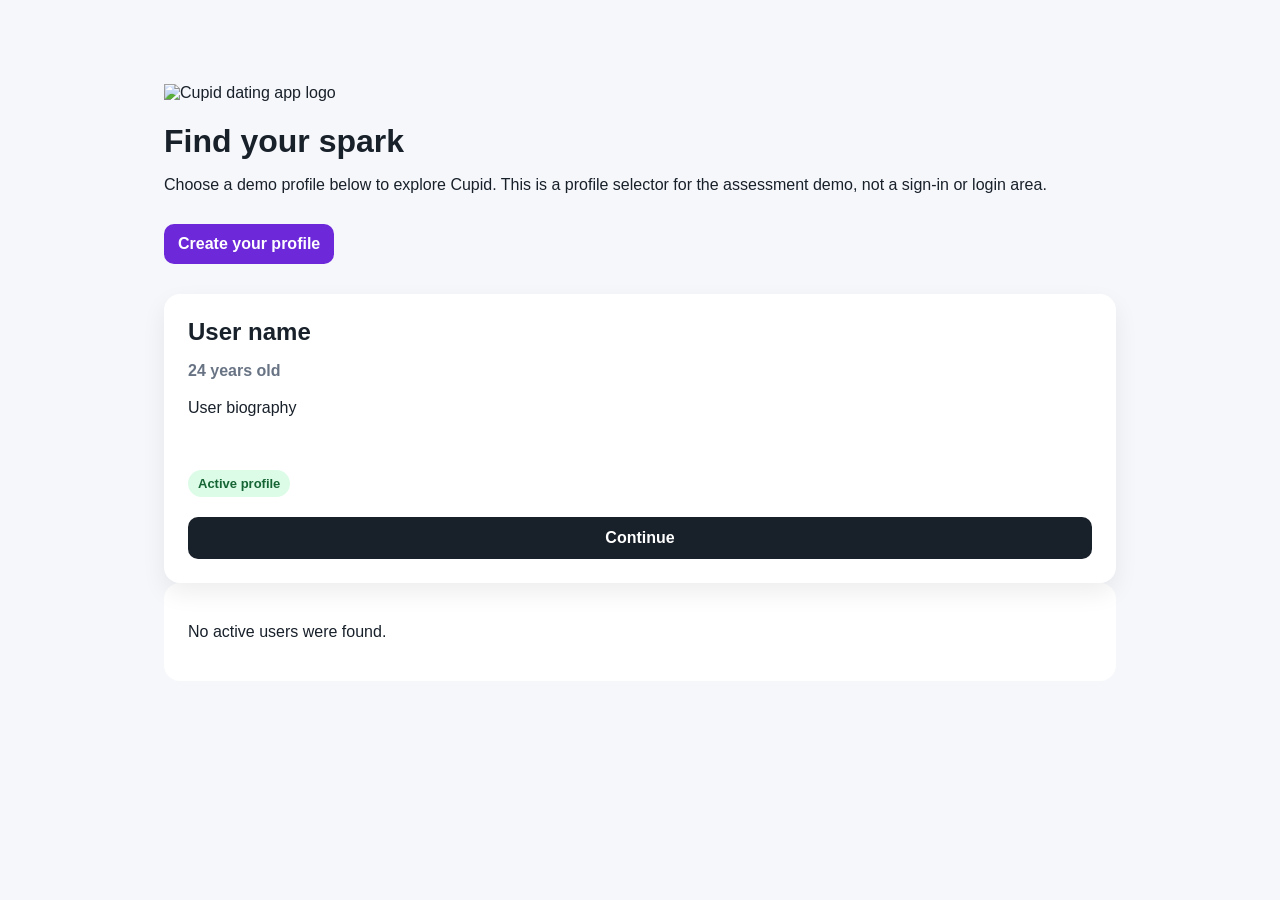
<file: src/main/resources/templates/index.html>
<!DOCTYPE html>
<html lang="en" xmlns:th="http://www.thymeleaf.org">
<head>
    <meta charset="UTF-8">

    <meta
        name="viewport"
        content="width=device-width, initial-scale=1"
    >

    <title>Cupid Matching</title>

    <style>
        * {
            box-sizing: border-box;
        }

        body {
            margin: 0;
            font-family: Arial, sans-serif;
            background: #f6f7fb;
            color: #18202a;
        }

        main {
            max-width: 1000px;
            margin: 60px auto;
            padding: 24px;
        }

        .page-header {
            margin-bottom: 30px;
        }

        .page-header h1 {
            margin-bottom: 10px;
        }

        .status {
            display: inline-block;
            margin-top: 10px;
            padding: 8px 12px;
            border-radius: 999px;
            background: #eef2ff;
            font-weight: 700;
        }

        .user-grid {
            display: grid;
            grid-template-columns:
                repeat(auto-fit, minmax(220px, 1fr));
            gap: 20px;
        }

        .user-card {
            background: white;
            border-radius: 16px;
            padding: 24px;
            box-shadow: 0 10px 25px
                rgba(0, 0, 0, 0.07);
        }

        .user-card h2 {
            margin-top: 0;
            margin-bottom: 8px;
        }

        .age {
            color: #687384;
            font-weight: 700;
        }

        .bio {
            min-height: 48px;
            line-height: 1.5;
        }

        .active-badge {
            display: inline-block;
            margin-top: 10px;
            padding: 6px 10px;
            border-radius: 999px;
            background: #dcfce7;
            color: #166534;
            font-size: 13px;
            font-weight: 700;
        }

        .empty-state {
            background: white;
            border-radius: 16px;
            padding: 24px;
        }

        .continue-button {
            display: block;
            margin-top: 20px;
            padding: 12px 16px;
            border-radius: 10px;
            background: #18202a;
            color: white;
            text-align: center;
            text-decoration: none;
            font-weight: 700;
        }

        .continue-button:hover {
            background: #303a47;
        }

        .user-actions {
            display: grid;
            gap: 10px;
            margin-top: 20px;
        }

        .user-actions .continue-button {
            margin-top: 0;
        }

        .matches-button {
            display: block;
            padding: 12px 16px;
            border: 1px solid #18202a;
            border-radius: 10px;
            color: #18202a;
            text-align: center;
            text-decoration: none;
            font-weight: 700;
        }

        .matches-button:hover {
            background: #f2f4f7;
        }

        .history-button {
            display: block;
            padding: 12px 16px;
            border: 1px solid #667085;
            border-radius: 10px;
            color: #344054;
            text-align: center;
            text-decoration: none;
            font-weight: 700;
        }

        .history-button:hover {
            background: #f2f4f7;
        }

        .profile-button {
            display: block;
            padding: 12px 16px;
            border: 1px solid #7c3aed;
            border-radius: 10px;
            color: #6d28d9;
            text-align: center;
            text-decoration: none;
            font-weight: 700;
        }

        .profile-button:hover {
            background: #f5f3ff;
        }

        .create-profile-link {
            display: inline-block;
            margin-top: 14px;
            color: #ffffff;
            background: #6d28d9;
            border-radius: 10px;
            padding: 11px 14px;
            text-decoration: none;
            font-weight: 700;
        }
    </style>
    <link rel="stylesheet" th:href="@{/css/cupid.css}">
</head>

<body class="home-page">
<main>
    <header class="page-header">
        <a class="home-brand-logo" th:href="@{/}" aria-label="Cupid home">
            <img th:src="@{/images/cupid-logo.png}" alt="Cupid dating app logo">
        </a>
        <h1>Find your spark</h1>

        <p class="demo-selector-note">
            Choose a demo profile below to explore Cupid. This is a profile
            selector for the assessment demo, not a sign-in or login area.
        </p>

        <a class="create-profile-link" th:href="@{/profiles/new}">
            Create your profile
        </a>
    </header>

    <section
        class="user-grid"
        th:unless="${#lists.isEmpty(users)}"
    >
        <article
            class="user-card"
            th:each="user : ${users}"
        >
            <h2 th:text="${user.displayName}">
                User name
            </h2>

            <p
                class="age"
                th:text="|${user.age} years old|"
            >
                24 years old
            </p>

            <p
                class="bio"
                th:text="${user.bio}"
            >
                User biography
            </p>

            <span class="active-badge">
                Active profile
            </span>
            <div class="user-actions">

            <a
                class="continue-button"
                th:href="@{/discover(userId=${user.id})}"
                th:text="|Continue as ${user.displayName}|"
            >
                Continue
            </a>
            </div>

        </article>
    </section>

    <section
        class="empty-state"
        th:if="${#lists.isEmpty(users)}"
    >
        <p>No active users were found.</p>
    </section>
</main>
</body>
</html>
</file>
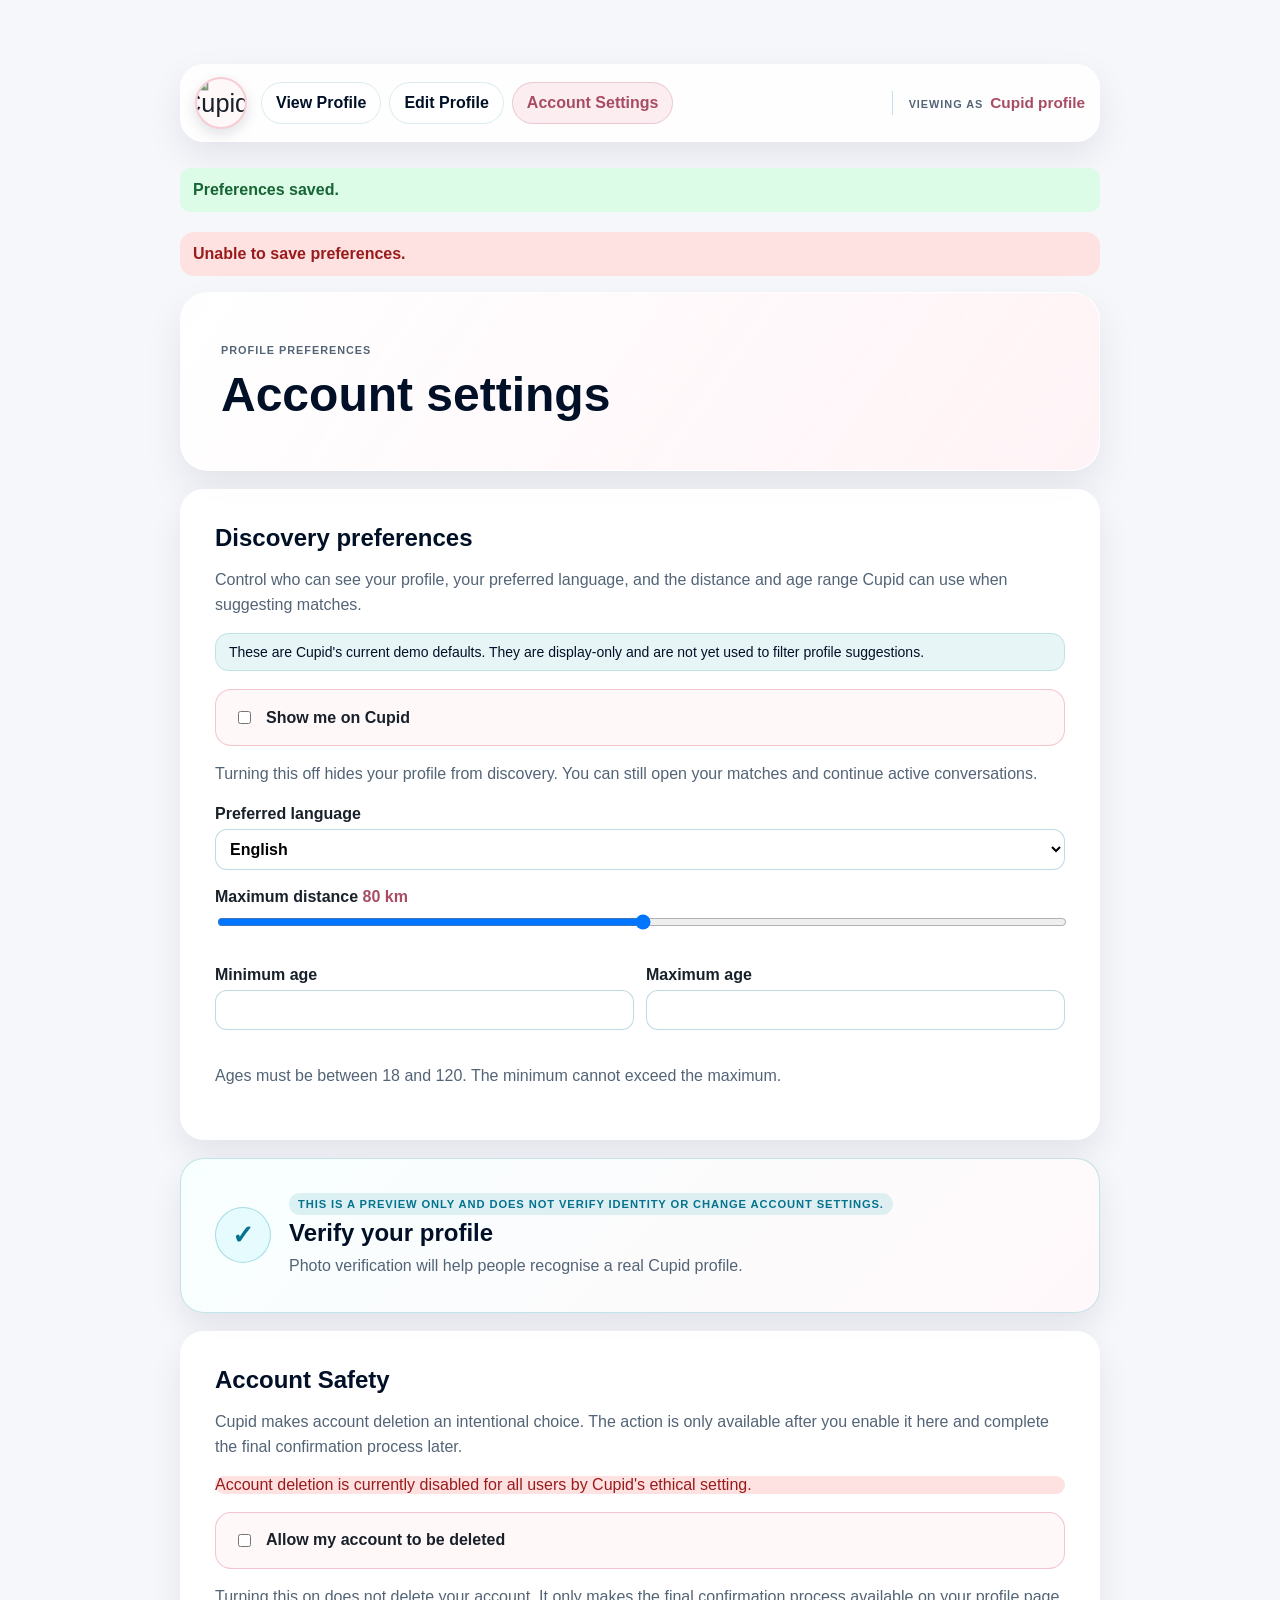
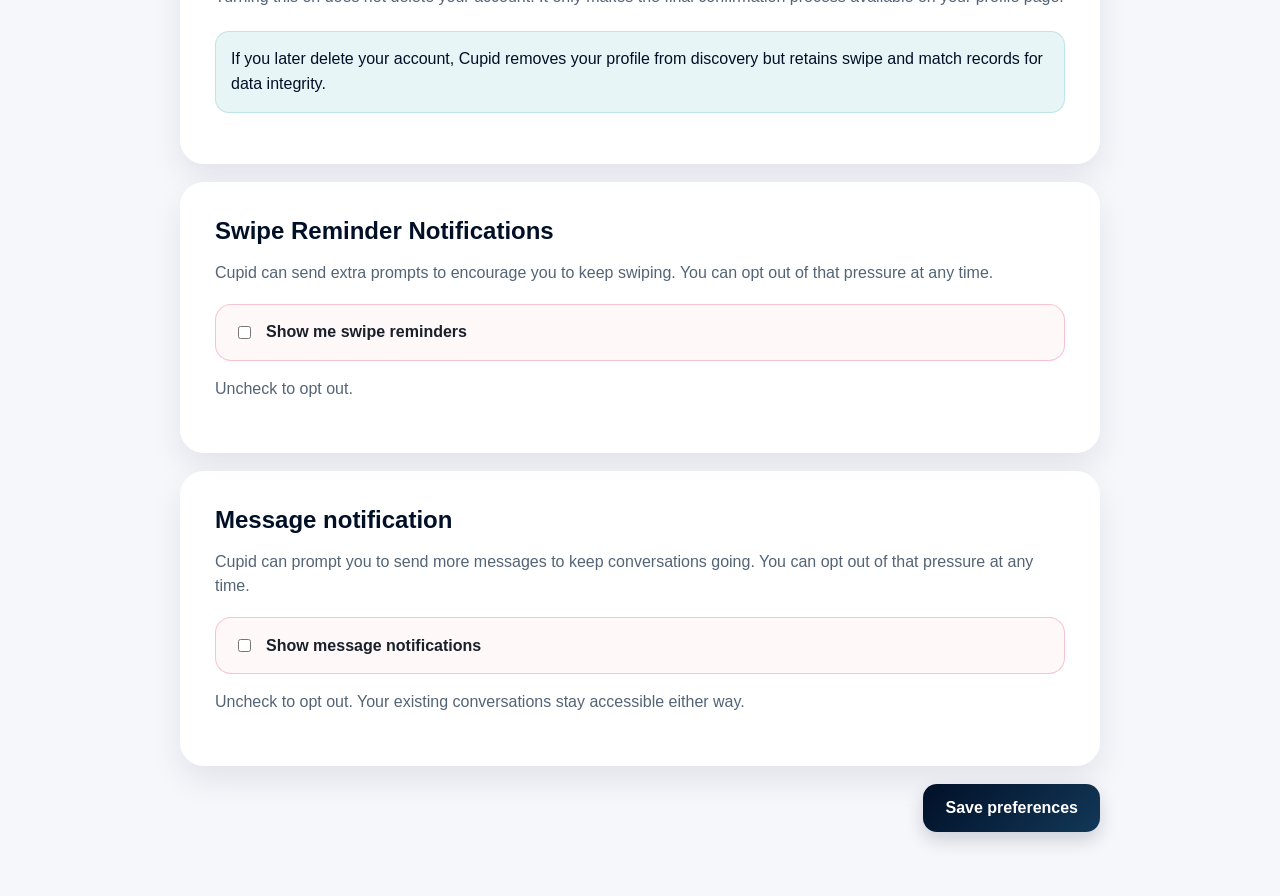
<file: src/main/resources/templates/account-settings.html>
<!DOCTYPE html>
<html lang="en" xmlns:th="http://www.thymeleaf.org">
<head>
    <meta charset="UTF-8">
    <meta name="viewport" content="width=device-width, initial-scale=1">
    <title>Account settings | Cupid</title>
    <style>
        * { box-sizing: border-box; }
        body {
            margin: 0;
            font-family: Arial, sans-serif;
            background: #f6f7fb;
            color: #18202a;
        }
        main {
            max-width: 680px;
            margin: 40px auto;
            padding: 24px;
        }
        .back-link {
            color: #344054;
            font-weight: 700;
            text-decoration: none;
        }
        .card {
            margin-top: 24px;
            padding: 30px;
            background: #ffffff;
            border-radius: 18px;
            box-shadow: 0 10px 25px rgba(0, 0, 0, 0.08);
        }
        .card h2 {
            margin-top: 0;
            margin-bottom: 6px;
        }
        .setting-option {
            display: flex;
            gap: 12px;
            align-items: flex-start;
            margin: 20px 0 10px;
            padding: 18px;
            border: 1px solid #efd3da;
            border-radius: 12px;
            font-weight: 700;
        }
        .setting-option input[type="checkbox"] {
            width: auto;
            margin-top: 3px;
        }
        .hint, .safety-note { line-height: 1.55; }
        .hint { color: #667085; }
        .safety-note {
            margin-top: 22px;
            padding: 15px;
            border-radius: 12px;
            background: #fff1f3;
        }
        .message {
            margin-top: 20px;
            padding: 13px;
            border-radius: 10px;
            font-weight: 700;
        }
        .success-message { background: #dcfce7; color: #166534; }
        .error-message { background: #fee2e2; color: #991b1b; }
        .info-message {
            background: #eef4ff;
            color: #1e3a8a;
            margin-top: 12px;
            padding: 10px 13px;
            border-radius: 8px;
            font-size: 14px;
        }
        .save-button {
            width: 100%;
            margin-top: 20px;
            padding: 13px;
            border: 0;
            border-radius: 10px;
            background: #18202a;
            color: #ffffff;
            font: inherit;
            font-weight: 700;
            cursor: pointer;
        }
        .preference-field {
            display: block;
            margin: 18px 0;
            font-weight: 700;
        }
        .preference-field input[type="number"],
        .preference-field select {
            display: block;
            width: 100%;
            margin-top: 6px;
            padding: 10px;
            border-radius: 8px;
            border: 1px solid #d0d5dd;
            font: inherit;
            background: #ffffff;
        }
        .preference-field input[type="range"] {
            display: block;
            width: 100%;
            margin-top: 8px;
        }
        .range-value {
            font-weight: 700;
            color: #b02a5b;
        }
        .age-range-row {
            display: flex;
            gap: 12px;
        }
        .age-range-row .preference-field {
            flex: 1;
        }
    </style>
    <link rel="stylesheet" th:href="@{/css/cupid.css}">
    <style>
        .settings-page main {
            width: min(calc(100% - 48px), 920px);
            max-width: 920px;
            margin: clamp(28px, 5vw, 64px) auto;
            padding: 0;
        }
        .settings-page .top-navigation {
            display: flex;
            align-items: center;
            gap: 14px;
            margin-bottom: 26px;
            padding: 12px 14px;
            border: 1px solid rgba(255, 255, 255, 0.92);
            border-radius: 24px;
            background: rgba(255, 255, 255, 0.82);
            box-shadow: 0 14px 35px rgba(1, 16, 39, 0.08);
        }
        .settings-page .brand-logo {
            display: inline-flex;
            flex: 0 0 52px;
            align-items: center;
            justify-content: center;
            width: 52px;
            height: 52px;
            overflow: hidden;
            border: 2px solid rgba(242, 170, 183, 0.56);
            border-radius: 50%;
            background: #fff8f9;
            box-shadow: 0 5px 14px rgba(1, 16, 39, 0.12);
        }
        .settings-page .brand-logo img {
            width: 100%;
            height: 100%;
            object-fit: cover;
            transform: scale(1.58);
        }
        .settings-page .navigation-links {
            display: flex;
            flex: 1 1 auto;
            flex-wrap: wrap;
            gap: 8px;
        }
        .settings-page .navigation-link {
            display: inline-flex;
            align-items: center;
            justify-content: center;
            min-height: 42px;
            padding: 8px 14px;
            border: 1px solid rgba(5, 114, 142, 0.14);
            border-radius: 999px;
            background: rgba(255, 255, 255, 0.8);
            color: #011027;
            font-weight: 800;
            text-decoration: none;
            white-space: nowrap;
        }
        .settings-page .current-link {
            border-color: rgba(168, 76, 100, 0.22);
            background: rgba(242, 170, 183, 0.20);
            color: #a84c64;
        }
        .settings-page .viewer-status {
            display: inline-flex;
            flex: 0 0 auto;
            align-items: baseline;
            gap: 7px;
            margin-left: auto;
            padding: 3px 0 3px 16px;
            border-left: 1px solid rgba(5, 114, 142, 0.22);
            color: #536476;
            font-size: 0.86rem;
            font-weight: 600;
            white-space: nowrap;
        }
        .settings-page .viewer-status-label,
        .settings-page .eyebrow {
            color: #536476;
            font-size: 0.68rem;
            font-weight: 800;
            letter-spacing: 0.09em;
            text-transform: uppercase;
        }
        .settings-page .viewer-status-name { color: #a84c64; font-size: 0.96rem; font-weight: 850; }
        .settings-page .settings-hero {
            margin: 0 0 18px;
            padding: clamp(26px, 5vw, 40px);
            border: 1px solid rgba(255, 255, 255, 0.94);
            border-radius: 28px;
            background: linear-gradient(125deg, rgba(255, 255, 255, 0.96), rgba(255, 242, 245, 0.90));
            box-shadow: 0 18px 38px rgba(1, 16, 39, 0.08);
        }
        .settings-page .settings-hero h1 { margin: 5px 0 8px; color: #011027; font-size: clamp(2.1rem, 5vw, 3rem); }
        .settings-page .settings-hero p:last-child { max-width: 620px; margin: 0; color: #536476; line-height: 1.55; }
        .settings-page form { display: grid; gap: 18px; }
        .settings-page .card {
            margin: 0;
            padding: clamp(24px, 4vw, 34px);
            border: 1px solid rgba(255, 255, 255, 0.95);
            border-radius: 24px;
            background: rgba(255, 255, 255, 0.93);
            box-shadow: 0 15px 32px rgba(1, 16, 39, 0.08);
        }
        .settings-page .card h2 { color: #011027; }
        .settings-page .setting-option {
            align-items: center;
            margin: 18px 0 10px;
            border-color: rgba(242, 170, 183, 0.65);
            border-radius: 16px;
            background: #fff8f9;
        }
        .settings-page .setting-option input[type="checkbox"] { accent-color: #a84c64; }
        .settings-page .hint { color: #536476; }
        .settings-page .safety-note,
        .settings-page .info-message {
            border: 1px solid rgba(10, 148, 166, 0.18);
            border-radius: 14px;
            background: rgba(10, 148, 166, 0.09);
            color: #011027;
        }
        .settings-page .error-message { border-radius: 14px; }
        .settings-page .preference-field input[type="number"],
        .settings-page .preference-field select {
            border-color: rgba(5, 114, 142, 0.26);
            border-radius: 12px;
        }
        .settings-page .range-value { color: #a84c64; }
        .settings-page .verification-preview {
            display: flex;
            align-items: center;
            gap: 18px;
            border-color: rgba(10, 148, 166, 0.24);
            background: linear-gradient(135deg, #f8ffff, #fff8fa);
        }
        .settings-page .verification-icon {
            display: grid;
            flex: 0 0 56px;
            width: 56px;
            height: 56px;
            place-items: center;
            border: 1px solid rgba(10, 148, 166, 0.30);
            border-radius: 50%;
            background: #e6fbfd;
            color: #05728e;
            font-size: 1.65rem;
            font-weight: 900;
        }
        .settings-page .verification-preview h2 { margin: 4px 0 7px; }
        .settings-page .verification-preview p:last-child {
            margin: 0;
            color: #536476;
            line-height: 1.5;
        }
        .settings-page .preview-badge {
            display: inline-flex;
            margin: 0;
            padding: 5px 9px;
            border-radius: 999px;
            background: rgba(10, 148, 166, 0.12);
            color: #05728e;
            font-size: 0.7rem;
            font-weight: 800;
            letter-spacing: 0.08em;
            text-transform: uppercase;
        }
        .settings-page .save-button {
            width: auto;
            justify-self: end;
            min-height: 48px;
            margin: 0;
            padding: 12px 22px;
            border-radius: 14px;
            background: linear-gradient(135deg, #011027, #123858);
            box-shadow: 0 8px 18px rgba(1, 16, 39, 0.17);
        }
        @media (max-width: 700px) {
            .settings-page main { width: min(calc(100% - 32px), 920px); margin: 24px auto 48px; }
            .settings-page .top-navigation { flex-wrap: wrap; padding: 10px; }
            .settings-page .navigation-links { order: 3; flex: 1 1 100%; flex-wrap: nowrap; overflow-x: auto; }
            .settings-page .viewer-status { margin-left: auto; padding-left: 10px; }
            .settings-page .age-range-row { flex-direction: column; gap: 0; }
            .settings-page .verification-preview { align-items: flex-start; }
            .settings-page .save-button { width: 100%; }
        }
    </style>
</head>
<body class="settings-page">
<main>
    <nav class="top-navigation" aria-label="Cupid navigation">
        <a class="brand-logo" th:href="@{/}" aria-label="Cupid home">
            <img th:src="@{/images/cupid-logo.png}" alt="Cupid logo">
        </a>
        <div class="navigation-links">
            <a class="navigation-link"
               th:href="@{/profiles/{profileId}(profileId=${profile.id})}">View Profile</a>
            <a class="navigation-link"
               th:href="@{/profiles/{profileId}/edit(profileId=${profile.id})}">Edit Profile</a>
            <span class="navigation-link current-link" aria-current="page">Account Settings</span>
        </div>
        <span class="viewer-status">
            <span class="viewer-status-label">Viewing as</span>
            <span class="viewer-status-name" th:text="${profile.displayName}">Cupid profile</span>
        </span>
    </nav>

    <p
            class="message success-message"
            th:if="${successMessage}"
            th:text="${successMessage}"
    >
        Preferences saved.
    </p>
    <p
            class="message error-message"
            th:if="${errorMessage}"
            th:text="${errorMessage}"
    >
        Unable to save preferences.
    </p>

    <header class="settings-hero">
        <p class="eyebrow">PROFILE PREFERENCES</p>
        <h1>Account settings</h1>
    </header>

    <form
            th:action="@{/profiles/{profileId}/settings(profileId=${profile.id})}"
            method="post"
    >
        <section class="card">
            <h2>Discovery preferences</h2>
            <p class="hint">
                Control who can see your profile, your preferred language, and
                the distance and age range Cupid can use when suggesting matches.
            </p>

            <p class="info-message">
                These are Cupid's current demo defaults. They are display-only
                and are not yet used to filter profile suggestions.
            </p>

            <label class="setting-option" for="showMeOnCupid">
                <input
                        id="showMeOnCupid"
                        type="checkbox"
                        name="showMeOnCupid"
                        value="true"
                        th:checked="${profile.showMeOnCupid}"
                >
                <span>Show me on Cupid</span>
            </label>

            <p class="hint">
                Turning this off hides your profile from discovery. You can
                still open your matches and continue active conversations.
            </p>

            <label class="preference-field" for="preferredLanguage">
                Preferred language
                <select id="preferredLanguage" name="preferredLanguage">
                    <option
                            th:each="language : ${supportedLanguages}"
                            th:value="${language}"
                            th:text="${language}"
                            th:selected="${language == profile.preferredLanguage}"
                    >English</option>
                </select>
            </label>

            <label class="preference-field" for="maxDistanceKm">
                Maximum distance
                <span
                        id="maxDistanceKmValue"
                        class="range-value"
                        th:text="|${profile.maxDistanceKm} km|"
                >80 km</span>
                <input
                        id="maxDistanceKm"
                        type="range"
                        name="maxDistanceKm"
                        min="1"
                        max="500"
                        step="1"
                        th:value="${profile.maxDistanceKm}"
                        oninput="document.getElementById('maxDistanceKmValue').textContent = this.value + ' km';"
                >
            </label>

            <div class="age-range-row">
                <label class="preference-field" for="preferredMinAge">
                    Minimum age
                    <input
                            id="preferredMinAge"
                            type="number"
                            name="preferredMinAge"
                            min="18"
                            max="120"
                            th:value="${profile.preferredMinAge}"
                    >
                </label>
                <label class="preference-field" for="preferredMaxAge">
                    Maximum age
                    <input
                            id="preferredMaxAge"
                            type="number"
                            name="preferredMaxAge"
                            min="18"
                            max="120"
                            th:value="${profile.preferredMaxAge}"
                    >
                </label>
            </div>

            <p class="hint">
                Ages must be between 18 and 120. The minimum cannot exceed the maximum.
            </p>
        </section>

        <!-- Visual-only trust prompt; it intentionally has no verification workflow yet. -->
        <section class="card verification-preview" aria-labelledby="verification-title">
            <div class="verification-icon" aria-hidden="true">✓</div>
            <div>
                <p class="preview-badge">This is a preview only and does not verify
                    identity or change account settings.</p>
                <h2 id="verification-title">Verify your profile</h2>
                <p>
                    Photo verification will help people recognise a real Cupid
                    profile.
                </p>
            </div>
        </section>

        <section class="card">
            <h2>Account Safety</h2>
            <p class="hint">
                Cupid makes account deletion an intentional choice. The action
                is only available after you enable it here and complete the
                final confirmation process later.
            </p>

            <p class="error-message" th:unless="${globalAccountDeletionEnabled}">
                Account deletion is currently disabled for all users by Cupid's
                ethical setting.
            </p>

            <label class="setting-option" for="accountDeactivationEnabled">
                <input
                        id="accountDeactivationEnabled"
                        type="checkbox"
                        name="accountDeactivationEnabled"
                        value="true"
                        th:checked="${profile.accountDeactivationEnabled}"
                        th:disabled="${!globalAccountDeletionEnabled}"
                >
                <span>Allow my account to be deleted</span>
            </label>

            <p class="hint">
                Turning this on does not delete your account. It only makes the
                final confirmation process available on your profile page.
            </p>

            <p class="safety-note">
                If you later delete your account, Cupid removes your profile
                from discovery but retains swipe and match records for data
                integrity.
            </p>
        </section>

        <section class="card">
            <h2>Swipe Reminder Notifications</h2>
            <p class="hint">
                Cupid can send extra prompts to encourage you to keep swiping.
                You can opt out of that pressure at any time.
            </p>

            <label class="setting-option" for="swipeEncouragementEnabled">
                <input
                        id="swipeEncouragementEnabled"
                        type="checkbox"
                        name="swipeEncouragementEnabled"
                        value="true"
                        th:checked="${profile.swipeEncouragementEnabled}"
                >
                <span>Show me swipe reminders</span>
            </label>

            <p class="hint">Uncheck to opt out.</p>
        </section>

        <section class="card">
            <h2>Message notification</h2>
            <p class="hint">
                Cupid can prompt you to send more messages to keep conversations
                going. You can opt out of that pressure at any time.
            </p>

            <label class="setting-option" for="messageCoercionEnabled">
                <input
                        id="messageCoercionEnabled"
                        type="checkbox"
                        name="messageCoercionEnabled"
                        value="true"
                        th:checked="${profile.messageCoercionEnabled}"
                >
                <span>Show message notifications</span>
            </label>

            <p class="hint">
                Uncheck to opt out. Your existing conversations stay accessible
                either way.
            </p>
        </section>

        <button class="save-button" type="submit">Save preferences</button>
    </form>
</main>
</body>
</html>
</file>
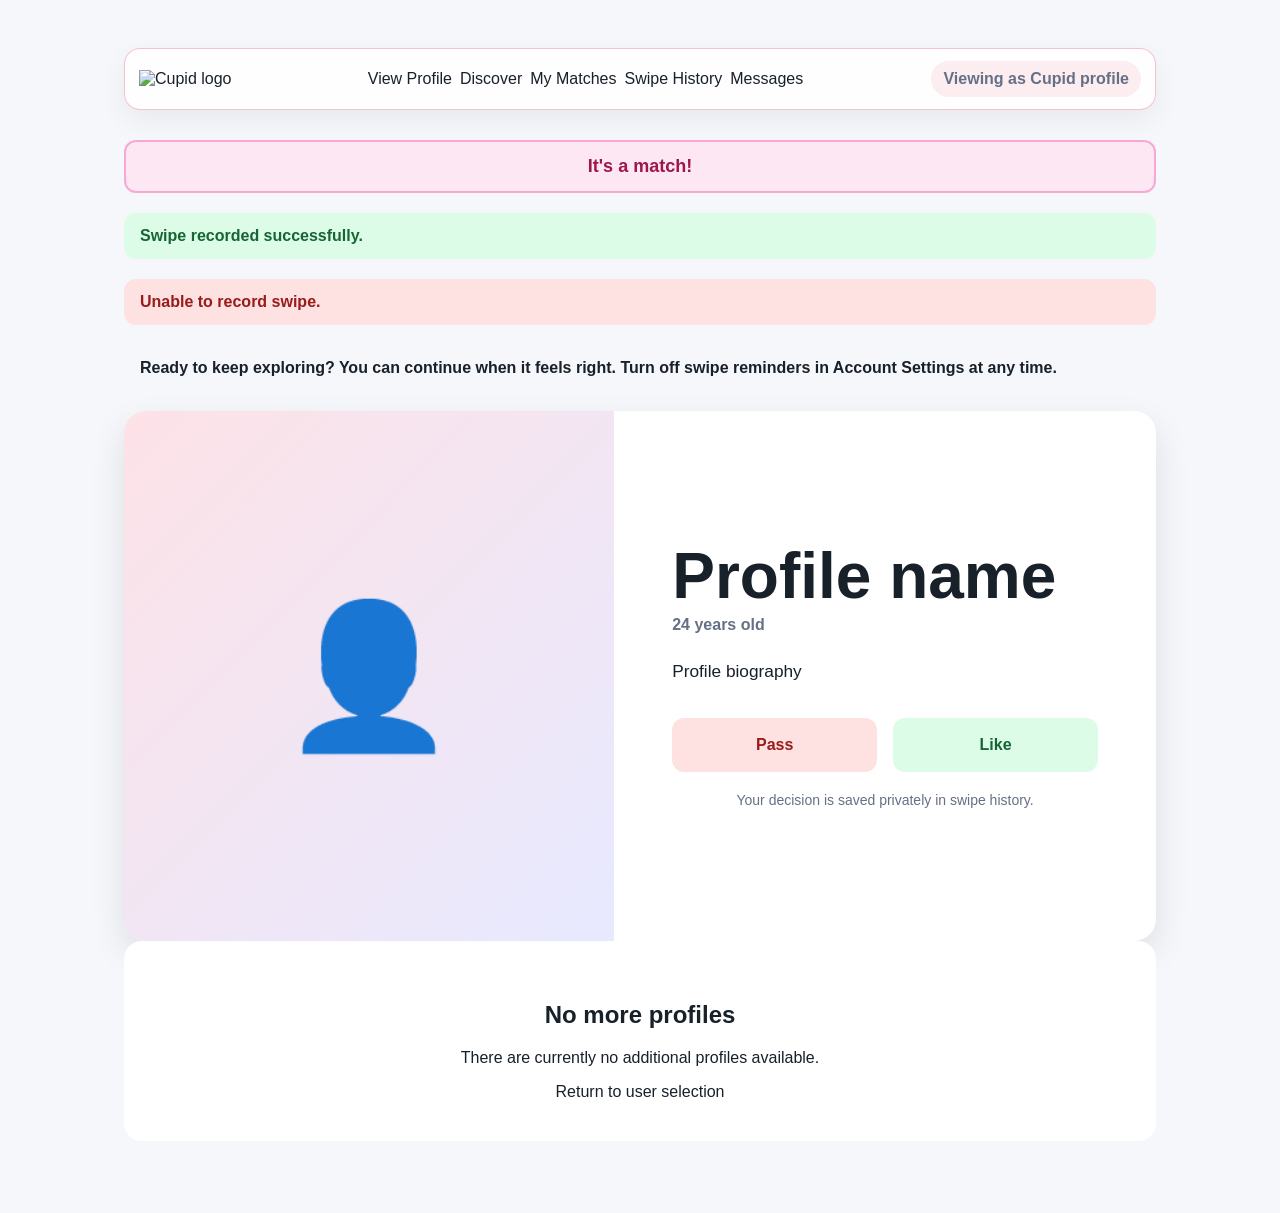
<file: src/main/resources/templates/discover.html>
<!DOCTYPE html>
<html lang="en" xmlns:th="http://www.thymeleaf.org">
<head>
    <meta charset="UTF-8">

    <meta
        name="viewport"
        content="width=device-width, initial-scale=1"
    >

    <title>Discover | Cupid Matching</title>

    <style>
        * {
            box-sizing: border-box;
        }

        body {
            margin: 0;
            font-family: Arial, sans-serif;
            background: #f6f7fb;
            color: #18202a;
        }

        main {
            max-width: 1080px;
            margin: 48px auto 72px;
            padding: 0 24px;
        }

        .top-navigation {
            display: flex;
            justify-content: space-between;
            align-items: center;
            gap: 18px;
            margin-bottom: 30px;
            padding: 12px 14px;
            border: 1px solid rgba(242, 170, 183, 0.7);
            border-radius: 16px;
            background: rgba(255, 255, 255, 0.82);
            box-shadow: 0 10px 28px rgba(1, 16, 39, 0.06);
        }

        .back-link {
            display: inline-flex;
            align-items: center;
            color: #344054;
            padding: 9px 12px;
            border: 1px solid rgba(5, 114, 142, 0.20);
            border-radius: 999px;
            background: #ffffff;
            text-decoration: none;
            font-weight: 700;
            white-space: nowrap;
            transition: background 160ms ease, color 160ms ease, transform 160ms ease;
        }

        .back-link:hover {
            background: rgba(10, 148, 166, 0.10);
            transform: translateY(-1px);
        }

        .viewer {
            color: #667085;
            padding: 9px 12px;
            border-radius: 999px;
            background: rgba(242, 170, 183, 0.20);
            font-weight: 700;
            white-space: nowrap;
        }

        .profile-card {
            display: grid;
            grid-template-columns: minmax(330px, 0.95fr) minmax(0, 1.05fr);
            max-width: 1040px;
            min-height: 530px;
            margin: 0 auto;
            overflow: hidden;
            background: white;
            border-radius: 22px;
            box-shadow: 0 14px 35px rgba(0, 0, 0, 0.10);
        }

        .profile-image {
            display: flex;
            align-items: center;
            justify-content: center;
            min-height: 530px;
            background:
                linear-gradient(
                    135deg,
                    #fde2e7,
                    #e7e9ff
                );
            font-size: clamp(92px, 11vw, 150px);
        }

        .profile-content {
            display: flex;
            flex-direction: column;
            justify-content: center;
            padding: clamp(30px, 5vw, 58px);
        }

        .profile-content h1 {
            margin: 0 0 8px;
            font-size: clamp(2.4rem, 5vw, 4.2rem);
            line-height: 1;
        }

        .age {
            margin: 0;
            color: #667085;
            font-weight: 700;
        }

        .bio {
            margin: 24px 0 32px;
            line-height: 1.6;
            font-size: 1.08rem;
        }

        .actions {
            display: grid;
            grid-template-columns: 1fr 1fr;
            gap: 16px;
            margin-top: auto;
        }

        .action-button {
            min-height: 54px;
            padding: 14px 18px;
            border: none;
            border-radius: 12px;
            font-size: 16px;
            font-weight: 700;
        }

        .dislike-button {
            background: #fee2e2;
            color: #991b1b;
        }

        .like-button {
            background: #dcfce7;
            color: #166534;
        }

        .next-step {
            margin: 20px 0 0;
            color: #667085;
            font-size: 14px;
            text-align: center;
        }

        .empty-state {
            padding: 40px;
            background: white;
            border-radius: 18px;
            text-align: center;
        }

        .message {
            margin-bottom: 20px;
            padding: 14px 16px;
            border-radius: 12px;
            font-weight: 700;
        }

        .success-message {
            background: #dcfce7;
            color: #166534;
        }

        .error-message {
            background: #fee2e2;
            color: #991b1b;
        }

        .action-button {
            cursor: pointer;
        }

        .action-button:hover {
            opacity: 0.85;
        }

        .match-message {
            background: #fce7f3;
            color: #9d174d;
            border: 2px solid #f9a8d4;
            font-size: 18px;
            text-align: center;
        }

        .navigation-links {
            display: flex;
            flex-wrap: wrap;
            gap: 8px;
        }

        @media (max-width: 760px) {
            main {
                margin: 24px auto 48px;
                padding: 0 16px;
            }

            .top-navigation {
                align-items: flex-start;
                flex-direction: column;
            }

            .viewer { white-space: normal; }

            .profile-card {
                grid-template-columns: 1fr;
                min-height: 0;
            }

            .profile-image {
                min-height: 250px;
            }

            .profile-content {
                padding: 30px 24px;
            }
        }

        @media (max-width: 440px) {
            .navigation-links { width: 100%; }

            .back-link {
                justify-content: center;
                flex: 1 1 calc(50% - 8px);
                font-size: 0.92rem;
            }

            .actions { grid-template-columns: 1fr; }
        }
    </style>
    <link rel="stylesheet" th:href="@{/css/cupid.css}">
</head>

<body class="discover-page">
<main>
    <nav class="top-navigation">
    <a class="brand-logo" th:href="@{/}" aria-label="Cupid home">
        <img th:src="@{/images/cupid-logo.png}" alt="Cupid logo">
    </a>
    <div class="navigation-links">
        <a class="navigation-link demo-return" th:href="@{/}"
           aria-label="Return to profile demo" title="Return to profile demo">
            <svg class="demo-return-icon" aria-hidden="true" viewBox="0 0 24 24">
                <path class="demo-return-arrow" d="M8 8 4 12l4 4m-4-4h9"/>
                <circle class="demo-return-person" cx="17" cy="8" r="3"/>
                <path class="demo-return-person" d="M12 20c.45-3.25 2.14-5 5-5s4.55 1.75 5 5"/>
            </svg>
        </a>
        <a class="navigation-link"
           th:href="@{/profiles/{profileId}(profileId=${viewer.id})}">View Profile</a>
        <span class="navigation-link current-link" aria-current="page">Discover</span>
        <a class="navigation-link" th:href="@{/matches(userId=${viewer.id})}">My Matches</a>
        <a class="navigation-link" th:href="@{/history(userId=${viewer.id})}">Swipe History</a>
        <a class="navigation-link" th:href="@{/messages(userId=${viewer.id})}">Messages</a>
    </div>

    <span class="viewer viewer-status">
        <span class="viewer-status-label">Viewing as</span>
        <span class="viewer-status-name" th:text="${viewer.displayName}">Cupid profile</span>
    </span>
</nav>

    <div
        class="message match-message"
        th:if="${matchMessage}"
        th:text="${matchMessage}"
    >
        It's a match!
    </div>

    <div
        class="message success-message"
        th:if="${successMessage}"
        th:text="${successMessage}"
    >
        Swipe recorded successfully.
    </div>
    
    <div
        class="message error-message"
        th:if="${errorMessage}"
        th:text="${errorMessage}"
    >
        Unable to record swipe.
    </div>

    <aside class="message ethics-reminder" th:if="${swipeReminderEnabled}" role="status">
        <strong>Ready to keep exploring?</strong>
        You can continue when it feels right. Turn off swipe reminders in
        Account Settings at any time.
    </aside>

    <section
        class="profile-card"
        th:if="${profile != null}"
    >
        <div class="profile-image">
            👤
        </div>

        <div class="profile-content">
            <h1 th:text="${profile.displayName}">
                Profile name
            </h1>

            <p
                class="age"
                th:text="|${profile.age} years old|"
            >
                24 years old
            </p>

            <p
                class="bio"
                th:text="${profile.bio}"
            >
                Profile biography
            </p>

            <form
    th:action="@{/swipes}"
    method="post"
>
    <input
        type="hidden"
        name="viewerId"
        th:value="${viewer.id}"
    >

    <input
        type="hidden"
        name="targetUserId"
        th:value="${profile.id}"
    >

    <div class="actions">
        <button
            class="action-button dislike-button"
            type="submit"
            name="decision"
            value="DISLIKE"
        >
            Pass
        </button>

        <button
            class="action-button like-button"
            type="submit"
            name="decision"
            value="LIKE"
        >
            Like
        </button>
    </div>
</form>

            <p class="next-step">
                Your decision is saved privately in swipe history.
            </p>
        </div>
    </section>

    <section
        class="empty-state"
        th:if="${profile == null}"
    >
        <h2>No more profiles</h2>

        <p>
            There are currently no additional profiles available.
        </p>

        <a th:href="@{/}">
            Return to user selection
        </a>
    </section>
</main>
</body>
</html>
</file>
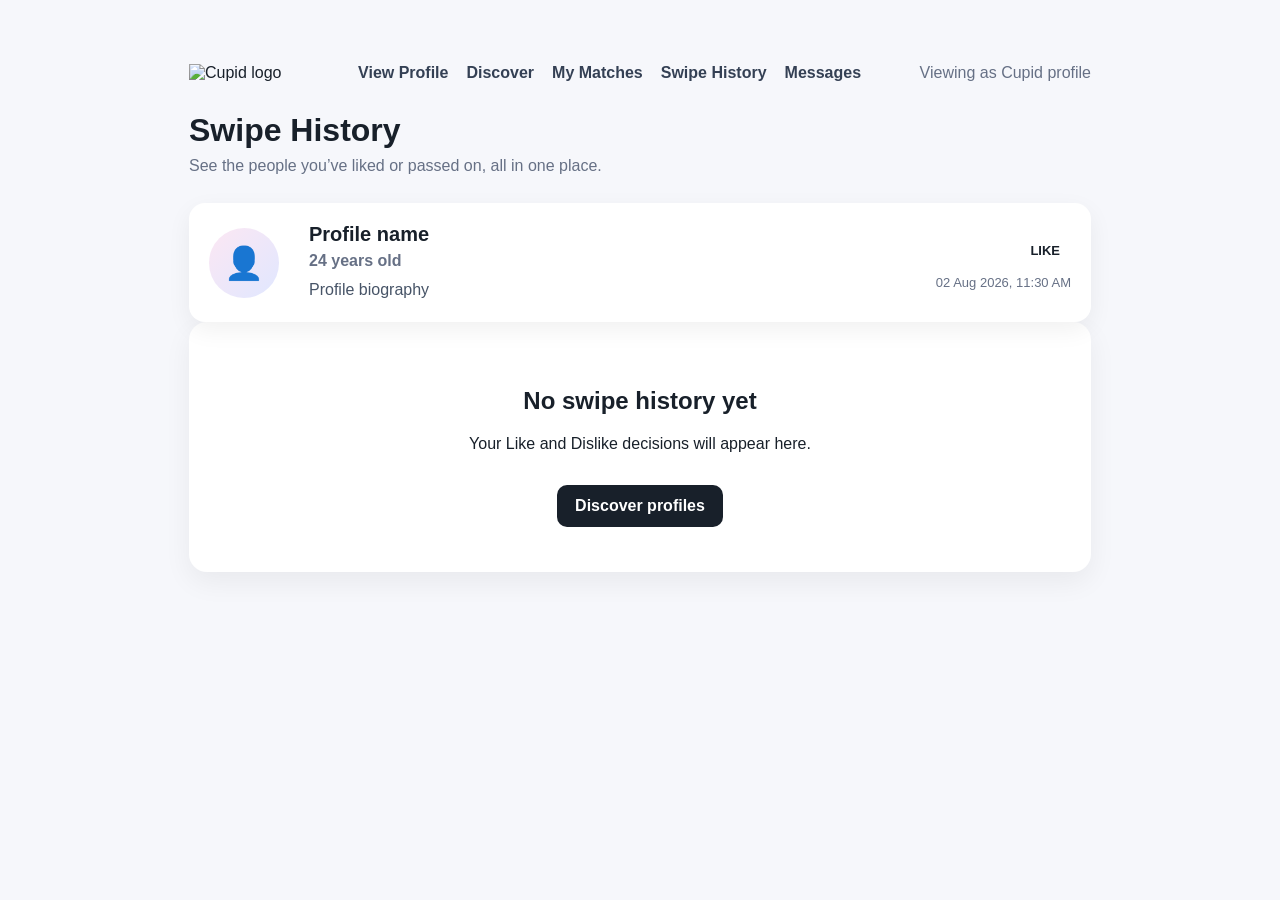
<file: src/main/resources/templates/history.html>
<!DOCTYPE html>
<html lang="en" xmlns:th="http://www.thymeleaf.org">
<head>
    <meta charset="UTF-8">

    <meta
        name="viewport"
        content="width=device-width, initial-scale=1"
    >

    <title>Swipe History | Cupid Matching</title>

    <style>
        * {
            box-sizing: border-box;
        }

        body {
            margin: 0;
            font-family: Arial, sans-serif;
            background: #f6f7fb;
            color: #18202a;
        }

        main {
            max-width: 950px;
            margin: 40px auto;
            padding: 24px;
        }

        .top-navigation {
            display: flex;
            justify-content: space-between;
            align-items: center;
            gap: 20px;
            margin-bottom: 30px;
        }

        .navigation-links {
            display: flex;
            flex-wrap: wrap;
            gap: 18px;
        }

        .navigation-link {
            color: #344054;
            text-decoration: none;
            font-weight: 700;
        }

        .navigation-link:hover {
            text-decoration: underline;
        }

        .viewer {
            color: #667085;
        }

        .page-header {
            margin-bottom: 28px;
        }

        .page-header h1 {
            margin-bottom: 8px;
        }

        .page-header p {
            margin-top: 0;
            color: #667085;
        }

        .history-list {
            display: grid;
            gap: 16px;
        }

        .history-card {
            display: grid;
            grid-template-columns: 80px 1fr auto;
            align-items: center;
            gap: 20px;
            padding: 20px;
            background: white;
            border-radius: 16px;
            box-shadow:
                0 8px 24px rgba(0, 0, 0, 0.06);
        }

        .profile-image {
            display: flex;
            align-items: center;
            justify-content: center;
            width: 70px;
            height: 70px;
            border-radius: 50%;
            background:
                linear-gradient(
                    135deg,
                    #fce7f3,
                    #e0e7ff
                );
            font-size: 32px;
        }

        .history-content h2 {
            margin: 0 0 6px;
            font-size: 20px;
        }

        .age {
            margin: 0 0 8px;
            color: #667085;
            font-weight: 700;
        }

        .bio {
            margin: 0;
            color: #475467;
            line-height: 1.5;
        }

        .history-details {
            min-width: 150px;
            text-align: right;
        }

        .decision-badge {
            display: inline-block;
            padding: 7px 11px;
            border-radius: 999px;
            font-size: 13px;
            font-weight: 700;
        }

        .like-badge {
            background: #dcfce7;
            color: #166534;
        }

        .dislike-badge {
            background: #fee2e2;
            color: #991b1b;
        }

        .swipe-date {
            margin: 10px 0 0;
            color: #667085;
            font-size: 13px;
        }

        .empty-state {
            padding: 45px 30px;
            background: white;
            border-radius: 18px;
            text-align: center;
            box-shadow:
                0 10px 28px rgba(0, 0, 0, 0.06);
        }

        .discover-button {
            display: inline-block;
            margin-top: 16px;
            padding: 12px 18px;
            border-radius: 10px;
            background: #18202a;
            color: white;
            text-decoration: none;
            font-weight: 700;
        }

        @media (max-width: 700px) {
            .top-navigation {
                align-items: flex-start;
                flex-direction: column;
            }

            .history-card {
                grid-template-columns: 65px 1fr;
            }

            .profile-image {
                width: 58px;
                height: 58px;
            }

            .history-details {
                grid-column: 1 / -1;
                text-align: left;
            }
        }
    </style>
    <link rel="stylesheet" th:href="@{/css/cupid.css}">
</head>

<body class="collection-page history-page">
<main>
    <nav class="top-navigation">
        <a class="brand-logo" th:href="@{/}" aria-label="Cupid home">
            <img th:src="@{/images/cupid-logo.png}" alt="Cupid logo">
        </a>
        <div class="navigation-links">
            <a class="navigation-link demo-return" th:href="@{/}"
               aria-label="Return to profile demo" title="Return to profile demo">
                <svg class="demo-return-icon" aria-hidden="true" viewBox="0 0 24 24">
                    <path class="demo-return-arrow" d="M8 8 4 12l4 4m-4-4h9"/>
                    <circle class="demo-return-person" cx="17" cy="8" r="3"/>
                    <path class="demo-return-person" d="M12 20c.45-3.25 2.14-5 5-5s4.55 1.75 5 5"/>
                </svg>
            </a>
            <a class="navigation-link"
               th:href="@{/profiles/{profileId}(profileId=${viewer.id})}">View Profile</a>
            <a class="navigation-link" th:href="@{/discover(userId=${viewer.id})}">Discover</a>
            <a class="navigation-link" th:href="@{/matches(userId=${viewer.id})}">My Matches</a>
            <span class="navigation-link current-link" aria-current="page">Swipe History</span>
            <a class="navigation-link" th:href="@{/messages(userId=${viewer.id})}">Messages</a>
        </div>

        <span class="viewer viewer-status">
            <span class="viewer-status-label">Viewing as</span>
            <span class="viewer-status-name" th:text="${viewer.displayName}">Cupid profile</span>
        </span>
    </nav>

    <header class="page-header">
        <h1>Swipe History</h1>

        <p>
            See the people you’ve liked or passed on, all in one place.
        </p>
    </header>

    <section
        class="history-list"
        th:unless="${#lists.isEmpty(history)}"
    >
        <article
            class="history-card"
            th:each="item : ${history}"
        >
            <div class="profile-image">
                👤
            </div>

            <div class="history-content">
                <h2 th:text="${item.displayName}">
                    Profile name
                </h2>

                <p
                    class="age"
                    th:text="|${item.age} years old|"
                >
                    24 years old
                </p>

                <p
                    class="bio"
                    th:text="${item.bio}"
                >
                    Profile biography
                </p>
            </div>

            <div class="history-details">
                <span
                    class="decision-badge"
                    th:classappend="${
                        item.decision.name() == 'LIKE'
                            ? 'like-badge'
                            : 'dislike-badge'
                    }"
                    th:text="${item.decision}"
                >
                    LIKE
                </span>

                <p
                    class="swipe-date"
                    th:text="|${
                        #temporals.format(
                            item.swipedAt,
                            'dd MMM yyyy, hh:mm a'
                        )
                    }|"
                >
                    02 Aug 2026, 11:30 AM
                </p>
            </div>
        </article>
    </section>

    <section
        class="empty-state"
        th:if="${#lists.isEmpty(history)}"
    >
        <h2>No swipe history yet</h2>

        <p>
            Your Like and Dislike decisions will appear here.
        </p>

        <a
            class="discover-button"
            th:href="@{/discover(userId=${viewer.id})}"
        >
            Discover profiles
        </a>
    </section>
</main>
</body>
</html>
</file>
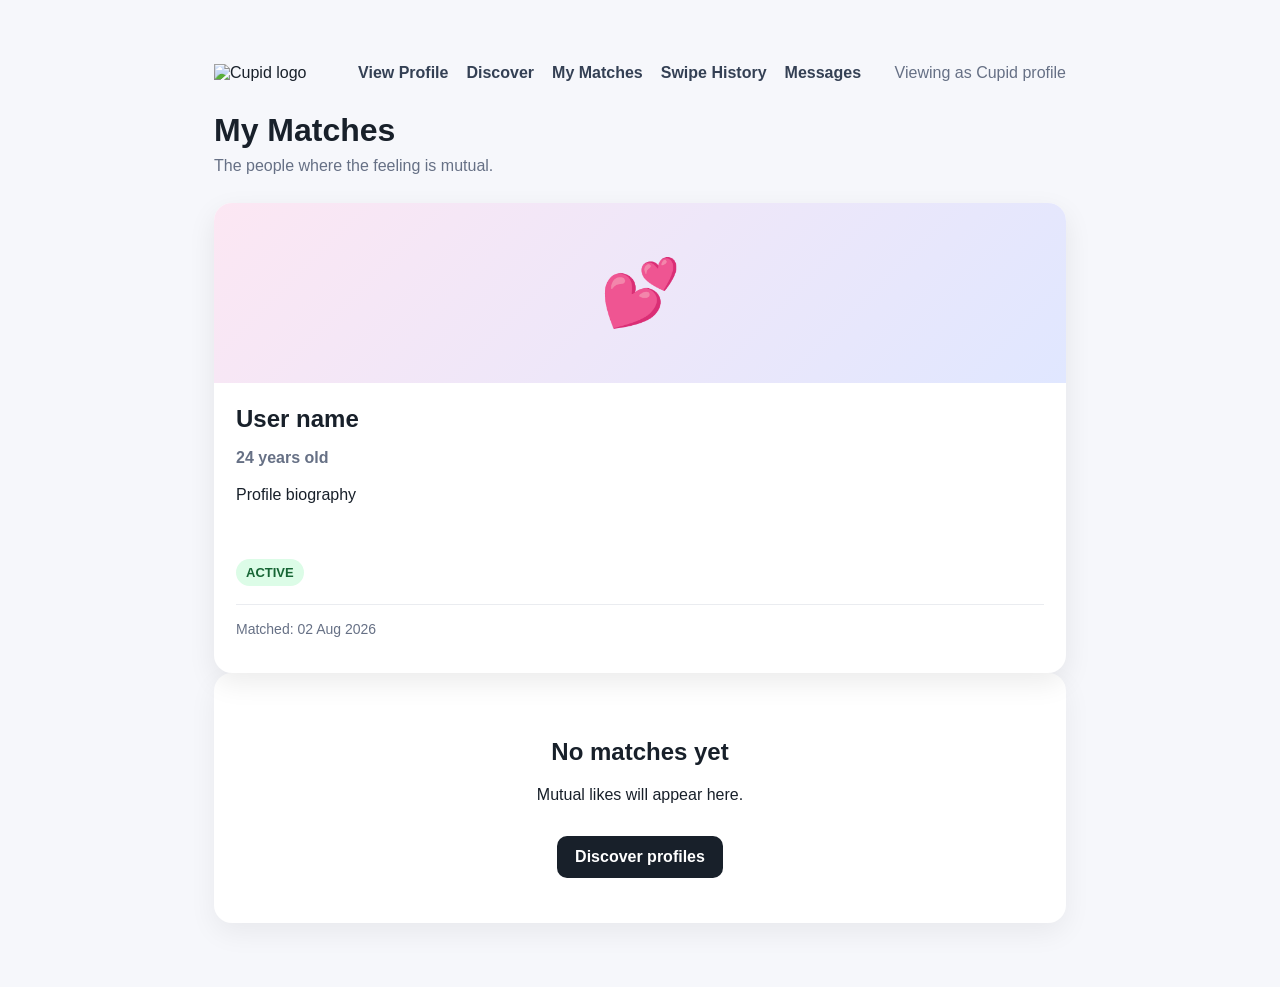
<file: src/main/resources/templates/matches.html>
<!DOCTYPE html>
<html lang="en" xmlns:th="http://www.thymeleaf.org">
<head>
    <meta charset="UTF-8">

    <meta
        name="viewport"
        content="width=device-width, initial-scale=1"
    >

    <title>My Matches | Cupid Matching</title>

    <style>
        * {
            box-sizing: border-box;
        }

        body {
            margin: 0;
            font-family: Arial, sans-serif;
            background: #f6f7fb;
            color: #18202a;
        }

        main {
            max-width: 900px;
            margin: 40px auto;
            padding: 24px;
        }

        .top-navigation {
            display: flex;
            justify-content: space-between;
            align-items: center;
            gap: 20px;
            margin-bottom: 30px;
        }

        .navigation-links {
            display: flex;
            gap: 18px;
        }

        .navigation-link {
            color: #344054;
            text-decoration: none;
            font-weight: 700;
        }

        .navigation-link:hover {
            text-decoration: underline;
        }

        .viewer {
            color: #667085;
        }

        .page-header {
            margin-bottom: 28px;
        }

        .page-header h1 {
            margin-bottom: 8px;
        }

        .page-header p {
            margin-top: 0;
            color: #667085;
        }

        .match-grid {
            display: grid;
            grid-template-columns:
                repeat(auto-fit, minmax(250px, 1fr));
            gap: 20px;
        }

        .match-card {
            background: white;
            overflow: hidden;
            border-radius: 18px;
            box-shadow:
                0 10px 28px rgba(0, 0, 0, 0.08);
        }

        .profile-image {
            display: flex;
            align-items: center;
            justify-content: center;
            height: 180px;
            background:
                linear-gradient(
                    135deg,
                    #fce7f3,
                    #e0e7ff
                );
            font-size: 65px;
        }

        .match-content {
            padding: 22px;
        }

        .match-content h2 {
            margin: 0 0 8px;
        }

        .age {
            color: #667085;
            font-weight: 700;
        }

        .bio {
            min-height: 48px;
            line-height: 1.5;
        }

        .match-date {
            margin-top: 18px;
            padding-top: 16px;
            border-top: 1px solid #eaecf0;
            color: #667085;
            font-size: 14px;
        }

        .status-badge {
            display: inline-block;
            margin-top: 12px;
            padding: 6px 10px;
            border-radius: 999px;
            background: #dcfce7;
            color: #166534;
            font-size: 13px;
            font-weight: 700;
        }

        .empty-state {
            padding: 45px 30px;
            background: white;
            border-radius: 18px;
            text-align: center;
            box-shadow:
                0 10px 28px rgba(0, 0, 0, 0.06);
        }

        .discover-button {
            display: inline-block;
            margin-top: 16px;
            padding: 12px 18px;
            border-radius: 10px;
            background: #18202a;
            color: white;
            text-decoration: none;
            font-weight: 700;
        }
    </style>
    <link rel="stylesheet" th:href="@{/css/cupid.css}">
</head>

<body class="collection-page matches-page">
<main>
    <nav class="top-navigation">
        <a class="brand-logo" th:href="@{/}" aria-label="Cupid home">
            <img th:src="@{/images/cupid-logo.png}" alt="Cupid logo">
        </a>
        <div class="navigation-links">
            <a class="navigation-link demo-return" th:href="@{/}"
               aria-label="Return to profile demo" title="Return to profile demo">
                <svg class="demo-return-icon" aria-hidden="true" viewBox="0 0 24 24">
                    <path class="demo-return-arrow" d="M8 8 4 12l4 4m-4-4h9"/>
                    <circle class="demo-return-person" cx="17" cy="8" r="3"/>
                    <path class="demo-return-person" d="M12 20c.45-3.25 2.14-5 5-5s4.55 1.75 5 5"/>
                </svg>
            </a>
            <a class="navigation-link"
               th:href="@{/profiles/{profileId}(profileId=${viewer.id})}">View Profile</a>
            <a class="navigation-link" th:href="@{/discover(userId=${viewer.id})}">Discover</a>
            <span class="navigation-link current-link" aria-current="page">My Matches</span>
            <a class="navigation-link" th:href="@{/history(userId=${viewer.id})}">Swipe History</a>
            <a class="navigation-link" th:href="@{/messages(userId=${viewer.id})}">Messages</a>
        </div>

        <span class="viewer viewer-status">
            <span class="viewer-status-label">Viewing as</span>
            <span class="viewer-status-name" th:text="${viewer.displayName}">Cupid profile</span>
        </span>
    </nav>

    <header class="page-header">
        <h1>My Matches</h1>

        <p>
            The people where the feeling is mutual.
        </p>
    </header>

    <section
        class="match-grid"
        th:unless="${#lists.isEmpty(matches)}"
    >
        <article
            class="match-card"
            th:each="match : ${matches}"
        >
            <div class="profile-image">
                💕
            </div>

            <div class="match-content">
                <h2 th:text="${match.displayName}">
                    User name
                </h2>

                <p
                    class="age"
                    th:text="|${match.age} years old|"
                >
                    24 years old
                </p>

                <p
                    class="bio"
                    th:text="${match.bio}"
                >
                    Profile biography
                </p>

                <span
                    class="status-badge"
                    th:text="${match.status}"
                >
                    ACTIVE
                </span>

                <p
                    class="match-date"
                    th:text="|Matched: ${
                        #temporals.format(
                            match.matchedAt,
                            'dd MMM yyyy, hh:mm a'
                        )
                    }|"
                >
                    Matched: 02 Aug 2026
                </p>
            </div>
        </article>
    </section>

    <section
        class="empty-state"
        th:if="${#lists.isEmpty(matches)}"
    >
        <h2>No matches yet</h2>

        <p>
            Mutual likes will appear here.
        </p>

        <a
            class="discover-button"
            th:href="@{/discover(userId=${viewer.id})}"
        >
            Discover profiles
        </a>
    </section>
</main>
</body>
</html>
</file>
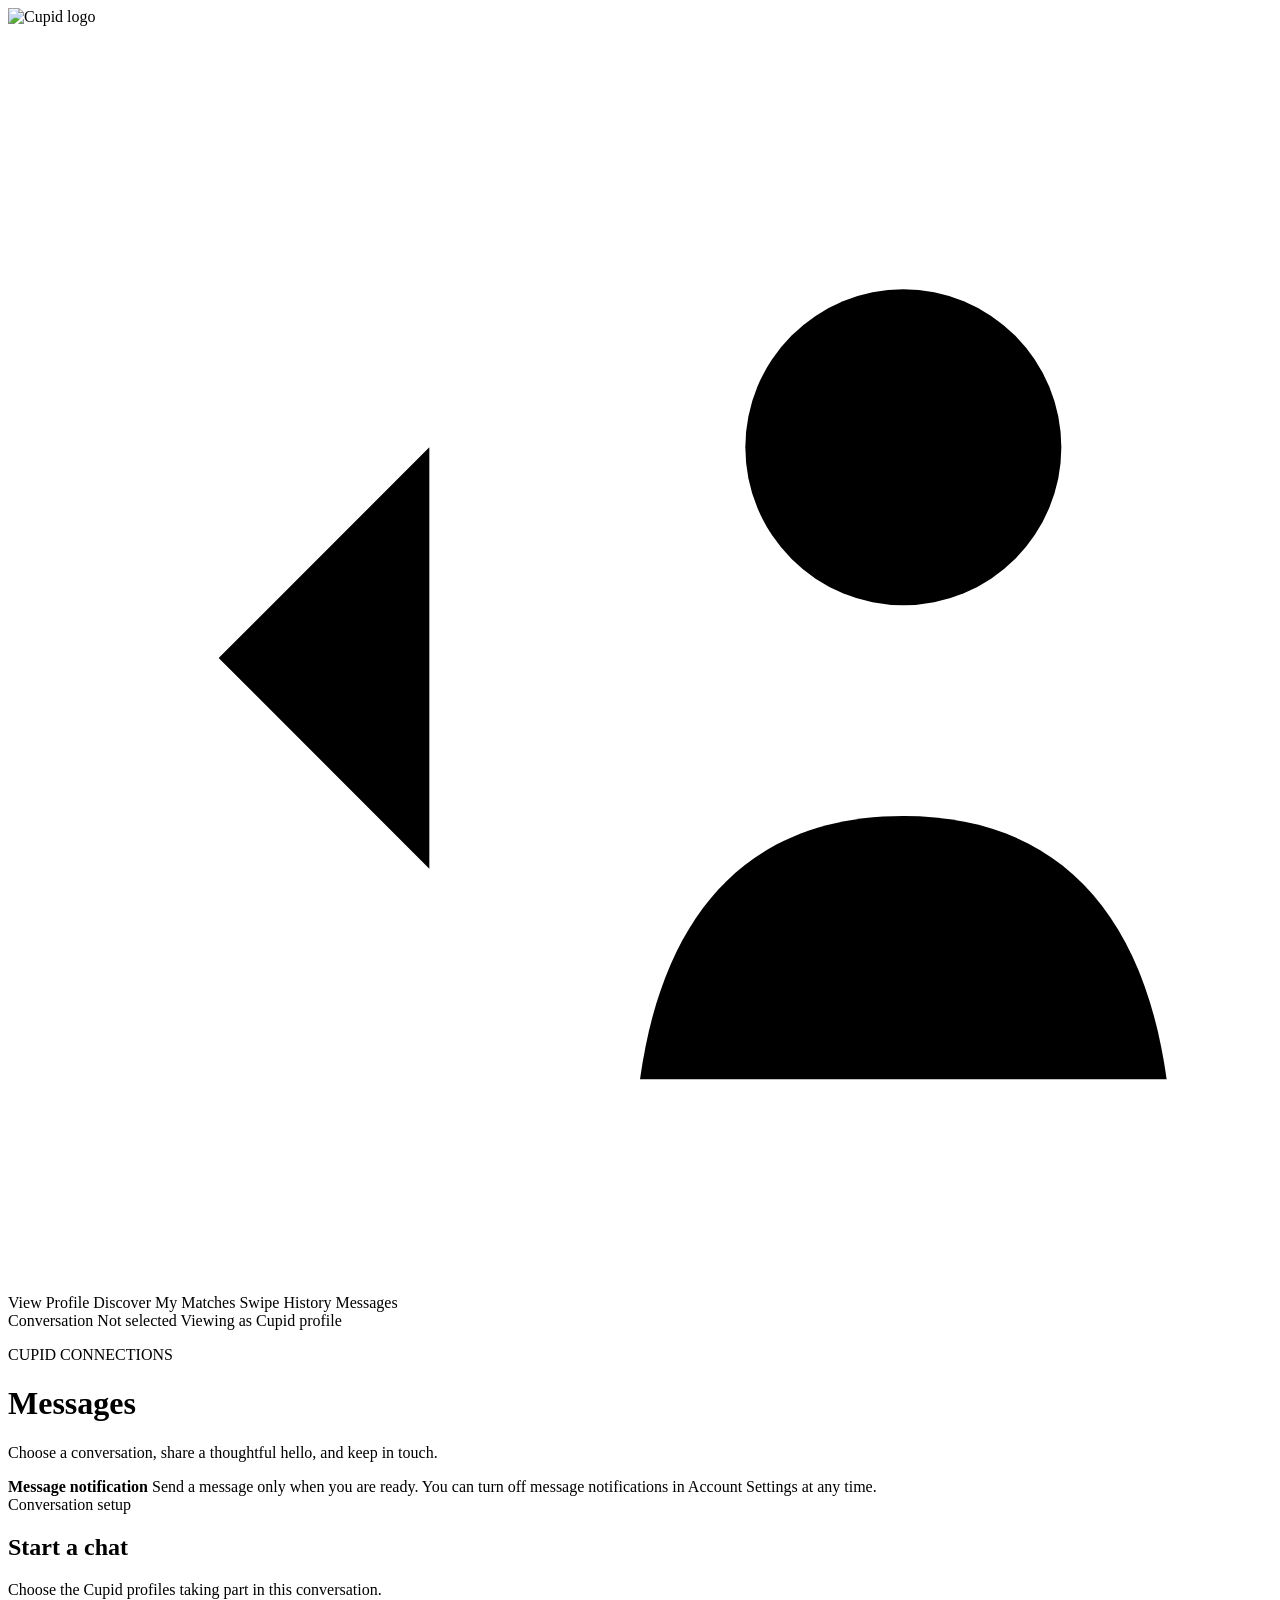
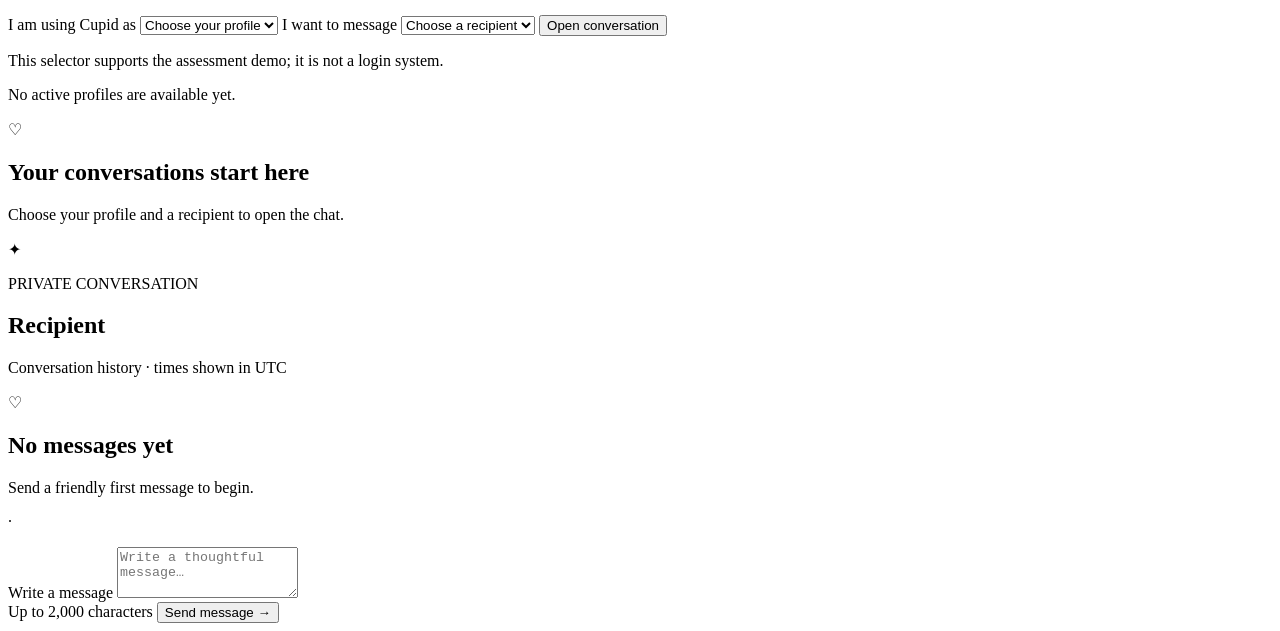
<file: src/main/resources/templates/messaging.html>
<!DOCTYPE html>
<html lang="en" xmlns:th="http://www.thymeleaf.org">
<head>
    <meta charset="UTF-8">
    <meta name="viewport" content="width=device-width, initial-scale=1">
    <title>Messages | Cupid</title>
    <link rel="stylesheet" th:href="@{/css/cupid.css}">
</head>
<body class="messaging-page">
<main>
    <nav class="top-navigation" aria-label="Cupid navigation">
        <a class="brand-logo" th:href="@{/}" aria-label="Cupid home">
            <img th:src="@{/images/cupid-logo.png}" alt="Cupid logo">
        </a>

        <div class="navigation-links">
            <a class="navigation-link demo-return" th:href="@{/}"
               aria-label="Return to profile demo" title="Return to profile demo">
                <svg class="demo-return-icon" aria-hidden="true" viewBox="0 0 24 24">
                    <path class="demo-return-arrow" d="M8 8 4 12l4 4m-4-4h9"/>
                    <circle class="demo-return-person" cx="17" cy="8" r="3"/>
                    <path class="demo-return-person" d="M12 20c.45-3.25 2.14-5 5-5s4.55 1.75 5 5"/>
                </svg>
            </a>
            <a class="navigation-link" th:if="${userId != null}"
               th:href="@{/profiles/{profileId}(profileId=${userId})}">View Profile</a>
            <a class="navigation-link" th:if="${userId != null}"
               th:href="@{/discover(userId=${userId})}">Discover</a>
            <a class="navigation-link" th:if="${userId != null}"
               th:href="@{/matches(userId=${userId})}">My Matches</a>
            <a class="navigation-link" th:if="${userId != null}"
               th:href="@{/history(userId=${userId})}">Swipe History</a>
            <span class="navigation-link current-link" th:if="${userId != null}" aria-current="page">
                Messages
            </span>
        </div>

        <span class="viewer viewer-status" th:if="${userId == null}">
            <span class="viewer-status-label">Conversation</span>
            <span>Not selected</span>
        </span>
        <span class="viewer viewer-status" th:if="${userId != null}">
            <span class="viewer-status-label">Viewing as</span>
            <span class="viewer-status-name" th:each="user : ${users}" th:if="${user.id == userId}"
                  th:text="${user.displayName}">
                Cupid profile
            </span>
        </span>
    </nav>

    <header class="messaging-hero">
        <p class="eyebrow">CUPID CONNECTIONS</p>
        <h1>Messages</h1>
        <p>Choose a conversation, share a thoughtful hello, and keep in touch.</p>
    </header>

    <p class="message-notice error-notice" th:if="${error}" th:text="${error}" role="alert"></p>
    <p class="message-notice success-notice" th:if="${success}" th:text="${success}" role="status"></p>
    <aside class="message-notice ethics-reminder" th:if="${messageNotificationEnabled}" role="status">
        <strong>Message notification</strong>
        Send a message only when you are ready. You can turn off message
        notifications in Account Settings at any time.
    </aside>

    <div class="messages-layout">
        <aside class="conversation-picker" aria-labelledby="selection-title">
            <span class="picker-badge">Conversation setup</span>
            <h2 id="selection-title">Start a chat</h2>
            <p class="muted">Choose the Cupid profiles taking part in this conversation.</p>

            <form method="get" th:action="@{/messages}">
                <label for="userId">I am using Cupid as</label>
                <select id="userId" name="userId" required>
                    <option value="">Choose your profile</option>
                    <option th:each="user : ${users}" th:value="${user.id}"
                            th:text="${user.displayName}" th:selected="${user.id == userId}"></option>
                </select>

                <label for="recipientId">I want to message</label>
                <select id="recipientId" name="recipientId" required>
                    <option value="">Choose a recipient</option>
                    <option th:each="user : ${users}" th:if="${user.id != userId}" th:value="${user.id}"
                            th:text="${user.displayName}" th:selected="${user.id == recipientId}"></option>
                </select>

                <button class="open-chat-button" type="submit">Open conversation</button>
            </form>

            <p class="muted picker-help">This selector supports the assessment demo; it is not a login system.</p>
            <p class="muted" th:if="${#lists.isEmpty(users)}">No active profiles are available yet.</p>
        </aside>

        <section class="conversation-panel" aria-label="Conversation">
            <div class="conversation-empty" th:if="${messages == null}">
                <div class="conversation-empty-icon" aria-hidden="true">♡</div>
                <h2>Your conversations start here</h2>
                <p>Choose your profile and a recipient to open the chat.</p>
            </div>

            <th:block th:if="${messages != null}">
                <header class="conversation-header">
                    <div class="conversation-avatar" aria-hidden="true">✦</div>
                    <div>
                        <p class="eyebrow">PRIVATE CONVERSATION</p>
                        <h2>
                            <span th:each="user : ${users}" th:if="${user.id == recipientId}"
                                  th:text="${user.displayName}">Recipient</span>
                        </h2>
                        <p class="muted">Conversation history · times shown in UTC</p>
                    </div>
                </header>

                <div class="message-timeline" tabindex="0" aria-label="Message history">
                    <div class="conversation-empty compact" th:if="${#lists.isEmpty(messages)}">
                        <div class="conversation-empty-icon" aria-hidden="true">♡</div>
                        <h2>No messages yet</h2>
                        <p>Send a friendly first message to begin.</p>
                    </div>

                    <article class="chat-message" th:each="message : ${messages}"
                             th:classappend="${message.sender.id == userId ? 'outgoing' : 'incoming'}">
                        <p class="chat-meta">
                            <strong th:text="${message.sender.displayName}"></strong>
                            <span aria-hidden="true">·</span>
                            <time th:datetime="${message.sentAt}"
                                  th:text="${#temporals.format(message.sentAt.withOffsetSameInstant(T(java.time.ZoneOffset).UTC), 'dd MMM yyyy, HH:mm')}"></time>
                        </p>
                        <!-- Escape stored text at rendering time; never render messages with th:utext. -->
                        <p class="chat-bubble" th:text="${message.messageText}"></p>
                    </article>
                </div>

                <form class="message-composer" method="post" th:action="@{/messages}">
                    <input type="hidden" name="userId" th:value="${userId}">
                    <input type="hidden" name="recipientId" th:value="${recipientId}">

                    <label for="messageText">Write a message</label>
                    <textarea id="messageText" name="messageText" rows="3" maxlength="2000" required
                              placeholder="Write a thoughtful message…" aria-describedby="message-limit"
                              th:text="${draft}"></textarea>

                    <div class="composer-footer">
                        <span class="muted" id="message-limit">Up to 2,000 characters</span>
                        <button class="send-message-button" type="submit">Send message <span aria-hidden="true">→</span></button>
                    </div>
                </form>
            </th:block>
        </section>
    </div>
</main>
<script>
    // Keep the demo selector understandable: a Cupid profile cannot chat with itself.
    const senderSelect = document.getElementById("userId");
    const recipientSelect = document.getElementById("recipientId");

    function refreshRecipientChoices() {
        const senderId = senderSelect.value;

        for (const option of recipientSelect.options) {
            const isSelectedProfile = senderId !== "" && option.value === senderId;
            option.disabled = isSelectedProfile;
            option.hidden = isSelectedProfile;
        }

        if (recipientSelect.value === senderId) {
            recipientSelect.value = "";
        }
    }

    senderSelect.addEventListener("change", refreshRecipientChoices);
    refreshRecipientChoices();
</script>
</body>
</html>
</file>
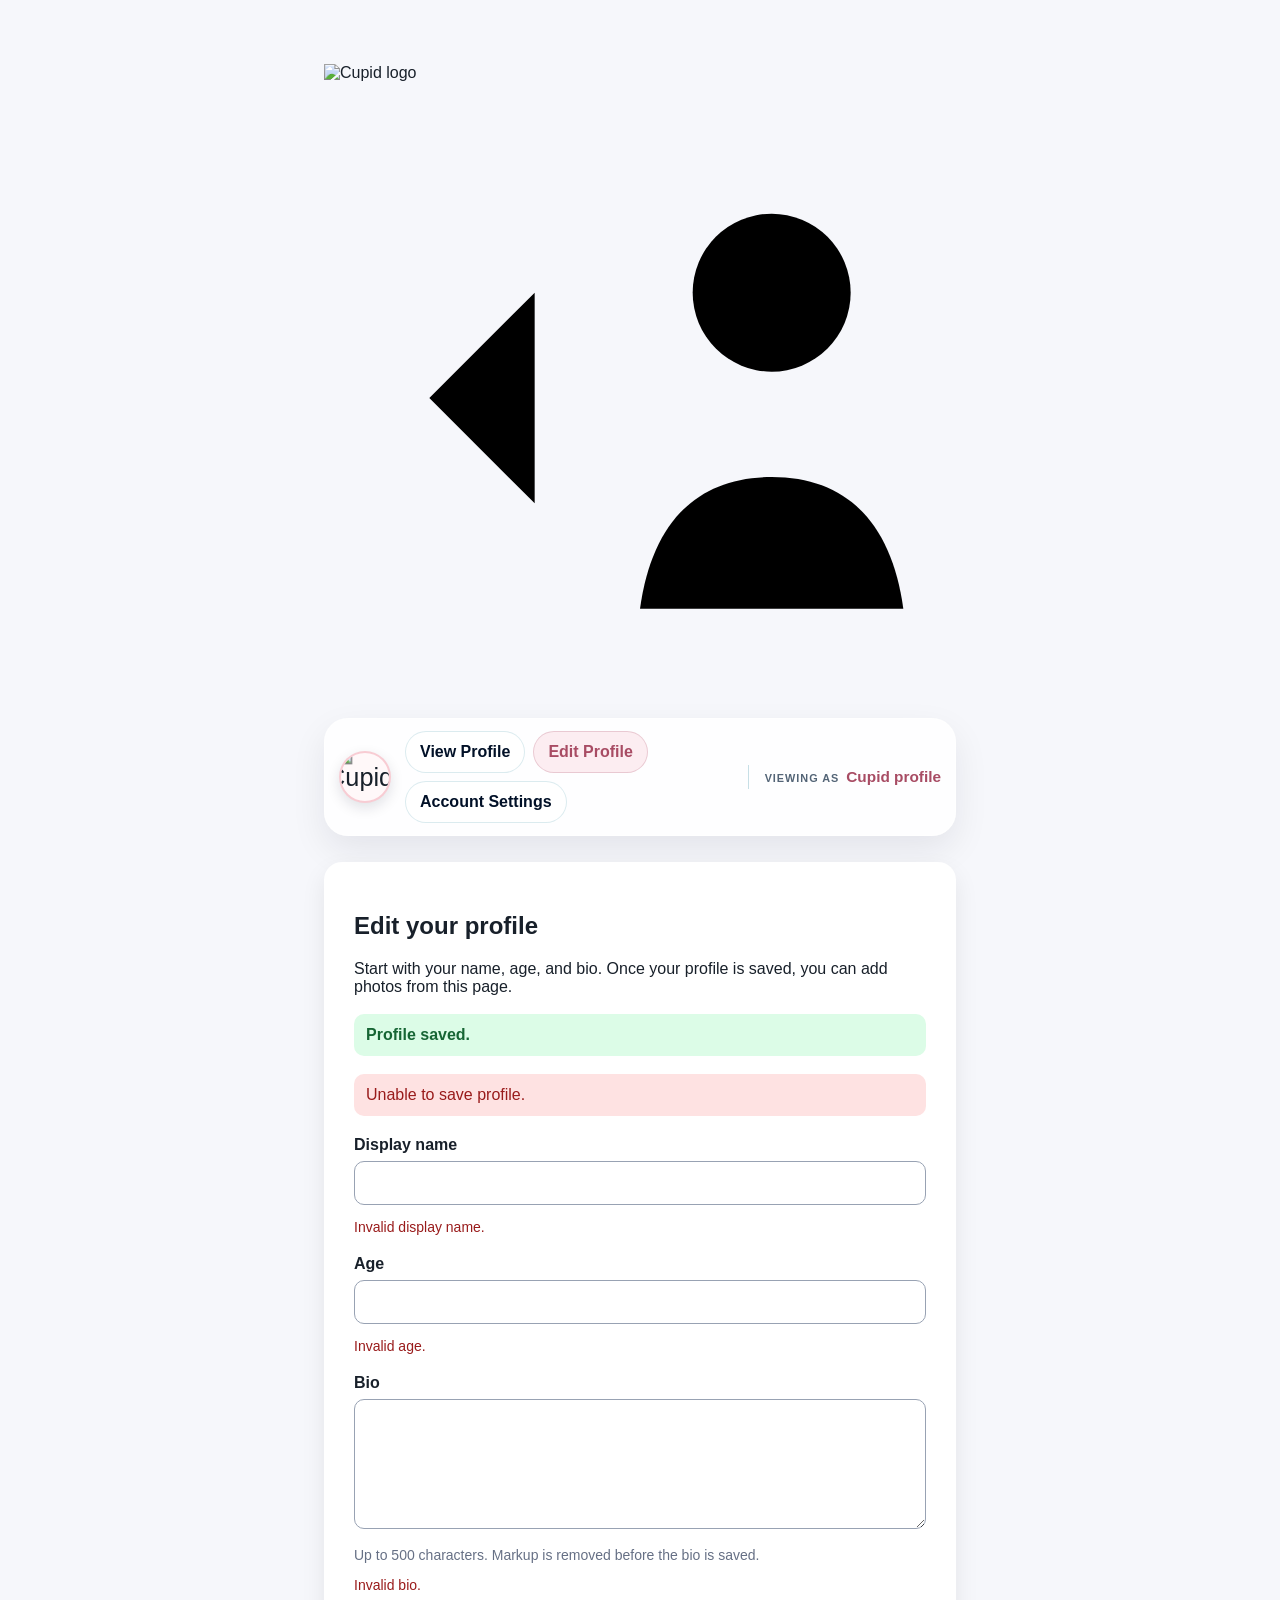
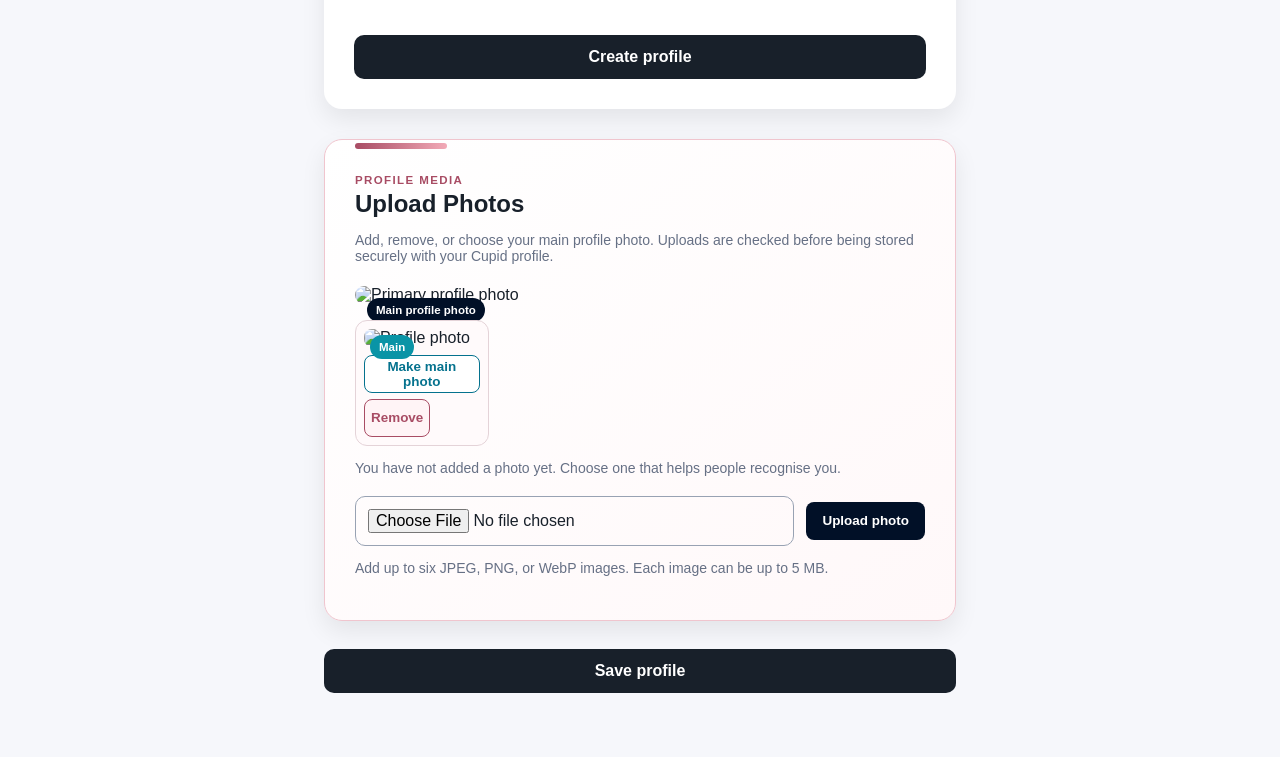
<file: src/main/resources/templates/profile-edit.html>
<!DOCTYPE html>
<html lang="en" xmlns:th="http://www.thymeleaf.org">
<head>
    <meta charset="UTF-8">
    <meta
            name="viewport"
            content="width=device-width, initial-scale=1"
    >
    <title th:text="${isNew} ? 'Create profile | Cupid' : 'Edit profile | Cupid'">
        Profile | Cupid
    </title>
    <style>
        * { box-sizing: border-box; }
        body {
            margin: 0;
            font-family: Arial, sans-serif;
            background: #f6f7fb;
            color: #18202a;
        }
        main {
            max-width: 680px;
            margin: 40px auto;
            padding: 24px;
        }
        .back-link {
            color: #344054;
            font-weight: 700;
            text-decoration: none;
        }
        .card {
            margin-top: 24px;
            padding: 30px;
            background: #ffffff;
            border-radius: 18px;
            box-shadow: 0 10px 25px rgba(0, 0, 0, 0.08);
        }
        label {
            display: block;
            margin: 20px 0 7px;
            font-weight: 700;
        }
        input, textarea {
            width: 100%;
            padding: 12px;
            border: 1px solid #98a2b3;
            border-radius: 10px;
            font: inherit;
        }
        textarea { min-height: 130px; resize: vertical; }
        .help-text, .field-error { font-size: 14px; }
        .help-text { color: #667085; }
        .field-error, .error-message { color: #991b1b; }
        .error-message {
            margin: 18px 0;
            padding: 12px;
            border-radius: 10px;
            background: #fee2e2;
        }
        .submit-button {
            width: 100%;
            margin-top: 28px;
            padding: 13px;
            border: 0;
            border-radius: 10px;
            background: #18202a;
            color: #ffffff;
            font: inherit;
            font-weight: 700;
            cursor: pointer;
        }
        .submit-button:hover { background: #303a47; }
        .success-message {
            margin: 18px 0;
            padding: 12px;
            border-radius: 10px;
            background: #dcfce7;
            color: #166534;
            font-weight: 700;
        }
        .photo-manager {
            margin-top: 30px !important;
            overflow: hidden;
            border: 1px solid #f0c5ce !important;
            background: linear-gradient(145deg, #ffffff, #fff8f9);
            scroll-margin-top: 24px;
        }
        .photo-manager::before {
            display: block;
            width: 92px;
            height: 6px;
            margin: -27px 0 25px;
            border-radius: 999px;
            background: linear-gradient(90deg, #A84C64, #F2AAB7);
            content: "";
        }
        .photo-section-heading { margin-bottom: 22px; }
        .photo-manager h2 { margin: 4px 0 8px; }
        .photo-kicker {
            margin: 0;
            color: #A84C64;
            font-size: 0.72rem;
            font-weight: 800;
            letter-spacing: 0.12em;
        }
        .photo-gallery { display: grid; gap: 16px; }
        .primary-photo { position: relative; }
        .primary-photo img {
            width: 100%;
            max-height: 380px;
            border-radius: 16px;
            object-fit: cover;
        }
        .primary-photo-label, .main-photo-badge {
            display: inline-flex;
            align-items: center;
            padding: 6px 9px;
            border-radius: 999px;
            background: #011027;
            color: #ffffff;
            font-size: 0.72rem;
            font-weight: 800;
        }
        .primary-photo-label {
            position: absolute;
            top: 12px;
            left: 12px;
        }
        .photo-thumbnails {
            display: grid;
            grid-template-columns: repeat(auto-fill, minmax(116px, 1fr));
            gap: 12px;
        }
        .photo-thumbnail {
            position: relative;
            padding: 8px;
            border: 1px solid #e4d3d8;
            border-radius: 12px;
            background: #fffafb;
        }
        .photo-thumbnail img {
            width: 100%;
            aspect-ratio: 1;
            border-radius: 8px;
            object-fit: cover;
        }
        .photo-actions {
            display: grid;
            gap: 6px;
            margin-top: 8px;
        }
        .photo-actions button, .upload-button {
            min-height: 38px;
            border-radius: 8px;
            font: inherit;
            font-size: 0.84rem;
            font-weight: 700;
            cursor: pointer;
        }
        .make-primary-button {
            border: 1px solid #05728E;
            background: #ffffff;
            color: #05728E;
        }
        .remove-photo-button {
            border: 1px solid #A84C64;
            background: #fff4f6;
            color: #A84C64;
        }
        .main-photo-badge {
            position: absolute;
            top: 14px;
            left: 14px;
            background: #0A94A6;
        }
        .upload-form {
            display: flex;
            flex-wrap: wrap;
            align-items: center;
            gap: 12px;
            margin-top: 20px;
        }
        .upload-form input[type="file"] { flex: 1 1 230px; }
        .upload-button {
            padding: 0 16px;
            border: 0;
            background: #011027;
            color: #ffffff;
        }
        @media (max-width: 540px) {
            .upload-form { align-items: stretch; }
            .upload-button { width: 100%; }
        }
        .profile-editor-page .top-navigation {
            display: flex;
            align-items: center;
            gap: 14px;
            margin-bottom: 26px;
            padding: 12px 14px;
            border: 1px solid rgba(255, 255, 255, 0.92);
            border-radius: 24px;
            background: rgba(255, 255, 255, 0.82);
            box-shadow: 0 14px 35px rgba(1, 16, 39, 0.08);
        }
        .profile-editor-page .top-navigation .brand-logo {
            display: inline-flex;
            flex: 0 0 52px;
            align-items: center;
            justify-content: center;
            width: 52px;
            height: 52px;
            overflow: hidden;
            border: 2px solid rgba(242, 170, 183, 0.56);
            border-radius: 50%;
            background: #fff8f9;
            box-shadow: 0 5px 14px rgba(1, 16, 39, 0.12);
        }
        .profile-editor-page .top-navigation .brand-logo img {
            width: 100%;
            height: 100%;
            object-fit: cover;
            transform: scale(1.58);
        }
        .profile-editor-page .top-navigation .navigation-links {
            display: flex;
            flex: 1 1 auto;
            flex-wrap: wrap;
            gap: 8px;
        }
        .profile-editor-page .top-navigation .navigation-link {
            display: inline-flex;
            align-items: center;
            justify-content: center;
            min-height: 42px;
            padding: 8px 14px;
            border: 1px solid rgba(5, 114, 142, 0.14);
            border-radius: 999px;
            background: rgba(255, 255, 255, 0.8);
            color: #011027;
            font-weight: 800;
            text-decoration: none;
            white-space: nowrap;
        }
        .profile-editor-page .top-navigation .current-link {
            border-color: rgba(168, 76, 100, 0.22);
            background: rgba(242, 170, 183, 0.20);
            color: #a84c64;
        }
        .profile-editor-page .viewer-status {
            display: inline-flex;
            flex: 0 0 auto;
            align-items: baseline;
            gap: 7px;
            margin-left: auto;
            padding: 3px 0 3px 16px;
            border-left: 1px solid rgba(5, 114, 142, 0.22);
            color: #536476;
            font-size: 0.86rem;
            font-weight: 600;
            white-space: nowrap;
        }
        .profile-editor-page .viewer-status-label {
            color: #536476;
            font-size: 0.68rem;
            font-weight: 800;
            letter-spacing: 0.09em;
            text-transform: uppercase;
        }
        .profile-editor-page .viewer-status-name { color: #a84c64; font-size: 0.96rem; font-weight: 850; }
        @media (max-width: 700px) {
            .profile-editor-page .top-navigation { flex-wrap: wrap; padding: 10px; }
            .profile-editor-page .top-navigation .navigation-links { order: 3; flex: 1 1 100%; flex-wrap: nowrap; overflow-x: auto; }
            .profile-editor-page .viewer-status { margin-left: auto; padding-left: 10px; }
        }
    </style>
    <link rel="stylesheet" th:href="@{/css/cupid.css}">
</head>
<body class="profile-editor-page">
<main>
    <nav class="standalone-navigation" aria-label="Profile navigation" th:if="${isNew}">
        <a class="brand-logo" th:href="@{/}" aria-label="Cupid home">
            <img th:src="@{/images/cupid-logo.png}" alt="Cupid logo">
        </a>
        <a class="back-link demo-return" th:href="@{/}"
           aria-label="Return to profile demo" title="Return to profile demo">
            <svg class="demo-return-icon" aria-hidden="true" viewBox="0 0 24 24">
                <path class="demo-return-arrow" d="M8 8 4 12l4 4m-4-4h9"/>
                <circle class="demo-return-person" cx="17" cy="8" r="3"/>
                <path class="demo-return-person" d="M12 20c.45-3.25 2.14-5 5-5s4.55 1.75 5 5"/>
            </svg>
        </a>
    </nav>

    <nav class="top-navigation" aria-label="Manage profile navigation" th:unless="${isNew}">
        <a class="brand-logo" th:href="@{/}" aria-label="Cupid home">
            <img th:src="@{/images/cupid-logo.png}" alt="Cupid logo">
        </a>
        <div class="navigation-links">
            <a
                    class="navigation-link"
                    th:href="@{/profiles/{profileId}(profileId=${profileId})}"
            >View Profile</a>
            <span class="navigation-link current-link" aria-current="page">Edit Profile</span>
            <a
                    class="navigation-link"
                    th:href="@{/profiles/{profileId}/settings(profileId=${profileId})}"
            >Account Settings</a>
        </div>
        <span class="viewer-status">
            <span class="viewer-status-label">Viewing as</span>
            <span class="viewer-status-name" th:text="${profile.displayName}">Cupid profile</span>
        </span>
    </nav>

    <section class="card">
        <h1 th:text="${isNew} ? 'Create your profile' : 'Edit your profile'">
            Edit your profile
        </h1>

        <p th:if="${isNew}">
            Start with your name, age, and bio. Once your profile is saved, you
            can add photos from this page.
        </p>

        <p
                class="success-message"
                th:if="${successMessage}"
                th:text="${successMessage}"
        >
            Profile saved.
        </p>

        <p
                class="error-message"
                th:if="${errorMessage}"
                th:text="${errorMessage}"
        >
            Unable to save profile.
        </p>

        <form
                id="profile-details-form"
                th:action="${formAction}"
                th:object="${profileForm}"
                method="post"
        >
            <label for="displayName">Display name</label>
            <input
                    id="displayName"
                    type="text"
                    th:field="*{displayName}"
                    maxlength="100"
                    autocomplete="name"
                    required
            >
            <p
                    class="field-error"
                    th:if="${#fields.hasErrors('displayName')}"
                    th:errors="*{displayName}"
            >
                Invalid display name.
            </p>

            <label for="age">Age</label>
            <input
                    id="age"
                    type="number"
                    th:field="*{age}"
                    min="18"
                    max="120"
                    required
            >
            <p
                    class="field-error"
                    th:if="${#fields.hasErrors('age')}"
                    th:errors="*{age}"
            >
                Invalid age.
            </p>

            <label for="bio">Bio</label>
            <textarea
                    id="bio"
                    th:field="*{bio}"
                    maxlength="500"
                    aria-describedby="bio-help"
            ></textarea>
            <p id="bio-help" class="help-text">
                Up to 500 characters. Markup is removed before the bio is saved.
            </p>
            <p
                    class="field-error"
                    th:if="${#fields.hasErrors('bio')}"
                    th:errors="*{bio}"
            >
                Invalid bio.
            </p>

            <button class="submit-button" type="submit" th:if="${isNew}">
                Create profile
            </button>
        </form>
    </section>

    <section id="profile-photos" class="card photo-manager" th:unless="${isNew}">
        <div class="photo-section-heading">
            <p class="photo-kicker">PROFILE MEDIA</p>
            <h2>Upload Photos</h2>
            <p class="help-text">
                Add, remove, or choose your main profile photo. Uploads are checked
                before being stored securely with your Cupid profile.
            </p>
        </div>

        <div class="photo-gallery" th:if="${pictures != null and !pictures.isEmpty()}">
            <div class="primary-photo">
                <span class="primary-photo-label">Main profile photo</span>
                <img
                        th:src="@{/profiles/{profileId}/pictures/{pictureId}
                                (profileId=${profileId}, pictureId=${primaryPictureId})}"
                        alt="Primary profile photo"
                >
            </div>
            <div class="photo-thumbnails">
                <div class="photo-thumbnail" th:each="pic : ${pictures}">
                    <span class="main-photo-badge" th:if="${pic.primaryPicture}">Main</span>
                    <img
                            th:src="@{/profiles/{profileId}/pictures/{pictureId}
                                    (profileId=${profileId}, pictureId=${pic.id})}"
                            alt="Profile photo"
                    >
                    <div class="photo-actions">
                        <form
                                th:action="@{/profiles/{profileId}/pictures/{pictureId}/primary
                                            (profileId=${profileId}, pictureId=${pic.id})}"
                                method="post"
                                th:unless="${pic.primaryPicture}"
                        >
                            <button class="make-primary-button" type="submit">Make main photo</button>
                        </form>
                        <form
                                th:action="@{/profiles/{profileId}/pictures/{pictureId}/delete
                                            (profileId=${profileId}, pictureId=${pic.id})}"
                                method="post"
                        >
                            <button class="remove-photo-button" type="submit">Remove</button>
                        </form>
                    </div>
                </div>
            </div>
        </div>

        <p class="help-text" th:if="${pictures == null or pictures.isEmpty()}">
            You have not added a photo yet. Choose one that helps people
            recognise you.
        </p>

        <form
                class="upload-form"
                th:action="@{/profiles/{profileId}/pictures(profileId=${profileId})}"
                method="post"
                enctype="multipart/form-data"
        >
            <input type="file" name="file" accept="image/jpeg,image/png,image/webp" required>
            <button class="upload-button" type="submit">Upload photo</button>
        </form>
        <p class="help-text">
            Add up to six JPEG, PNG, or WebP images. Each image can be up to 5 MB.
        </p>
    </section>

    <div class="profile-save-area" th:unless="${isNew}">
        <button class="submit-button" type="submit" form="profile-details-form">
            Save profile
        </button>
    </div>
</main>
</body>
</html>
</file>
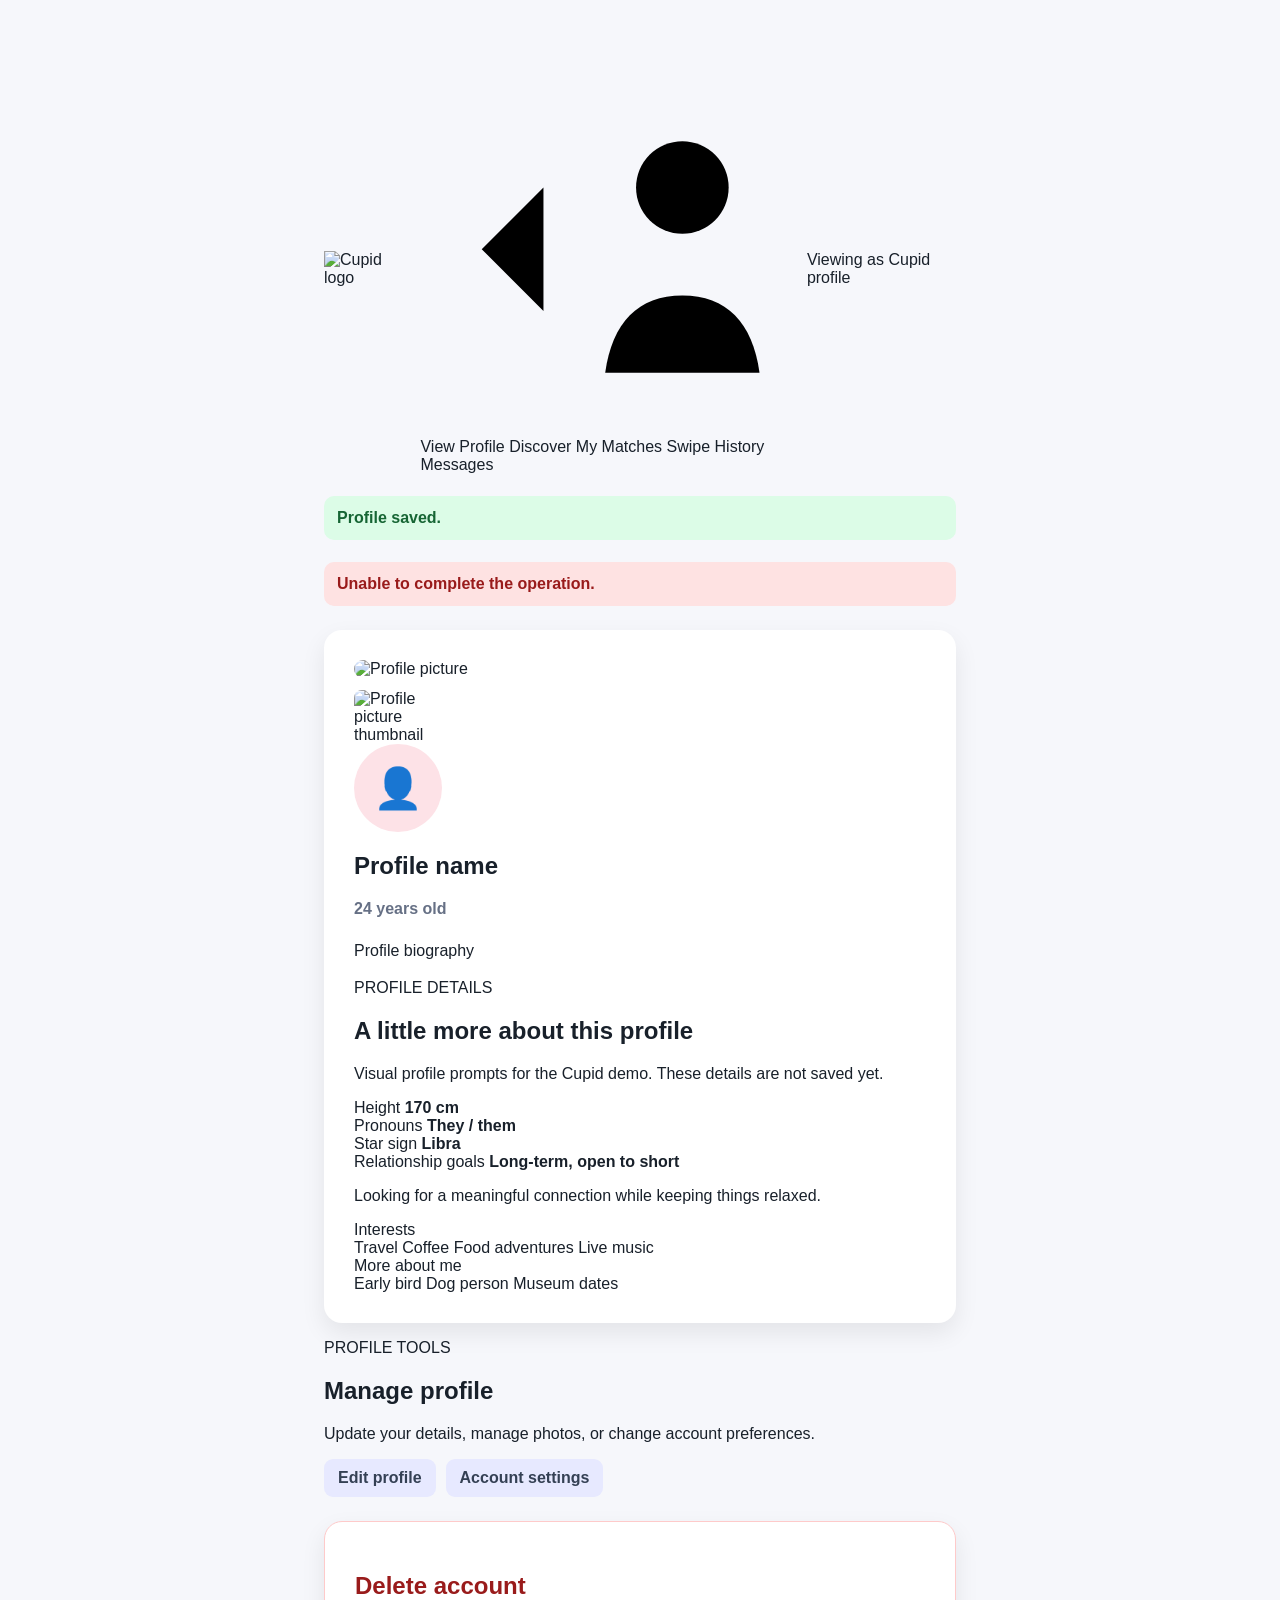
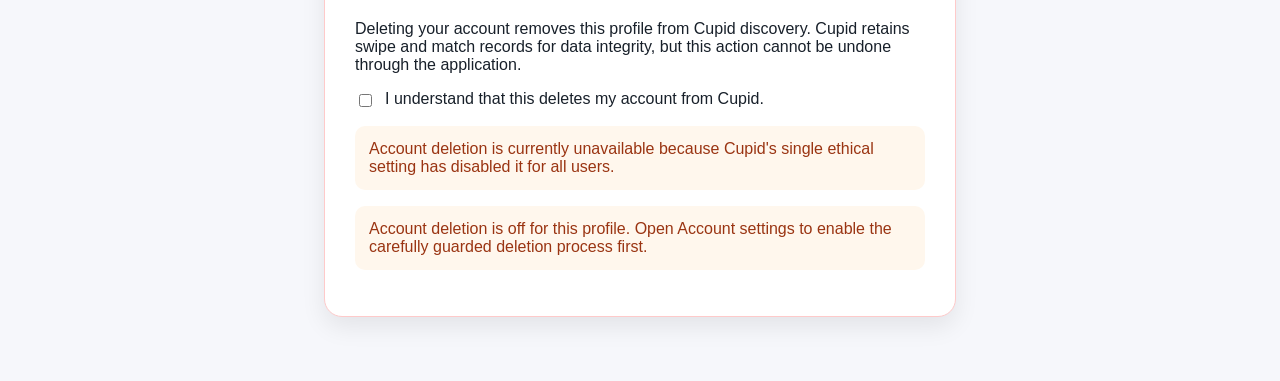
<file: src/main/resources/templates/profile.html>
<!DOCTYPE html>
<html lang="en" xmlns:th="http://www.thymeleaf.org">
<head>
    <meta charset="UTF-8">
    <meta
            name="viewport"
            content="width=device-width, initial-scale=1"
    >
    <title>Profile | Cupid</title>
    <style>
        * { box-sizing: border-box; }
        body {
            margin: 0;
            font-family: Arial, sans-serif;
            background: #f6f7fb;
            color: #18202a;
        }
        main {
            max-width: 680px;
            margin: 40px auto;
            padding: 24px;
        }
        .top-navigation {
            display: flex;
            justify-content: space-between;
            align-items: center;
            gap: 16px;
        }
        .profile-actions { display: flex; flex-wrap: wrap; gap: 10px; }
        .back-link, .edit-link {
            color: #344054;
            font-weight: 700;
            text-decoration: none;
        }
        .edit-link {
            padding: 10px 14px;
            border-radius: 9px;
            background: #e7e9ff;
        }
        .card, .danger-zone {
            margin-top: 24px;
            padding: 30px;
            background: #ffffff;
            border-radius: 18px;
            box-shadow: 0 10px 25px rgba(0, 0, 0, 0.08);
        }
        .avatar {
            display: grid;
            width: 88px;
            height: 88px;
            place-items: center;
            border-radius: 50%;
            background: #fde2e7;
            font-size: 40px;
        }
        h1 { margin-bottom: 6px; }
        .age, .bio { line-height: 1.6; }
        .age { color: #667085; font-weight: 700; }
        .message {
            margin-top: 22px;
            padding: 13px;
            border-radius: 10px;
            font-weight: 700;
        }
        .success-message { background: #dcfce7; color: #166534; }
        .error-message { background: #fee2e2; color: #991b1b; }
        .danger-zone { border: 1px solid #fecaca; }
        .danger-zone h2 { color: #991b1b; }
        .confirmation { display: flex; gap: 10px; align-items: flex-start; }
        .confirmation input { margin-top: 4px; }
        .deletion-dialog {
            width: min(460px, calc(100% - 32px));
            border: 1px solid #F2AAB7;
            border-radius: 18px;
            padding: 0;
            color: #011027;
            box-shadow: 0 24px 70px rgba(1, 16, 39, 0.28);
        }
        .deletion-dialog::backdrop { background: rgba(1, 16, 39, 0.65); }
        .dialog-content { padding: 28px; }
        .dialog-content h3 { margin-top: 0; color: #A84C64; }
        .dialog-warning {
            padding: 12px;
            border-radius: 10px;
            background: #fff0f2;
            line-height: 1.5;
        }
        .deletion-phrase-label {
            display: grid;
            gap: 8px;
            margin-top: 18px;
            font-weight: 700;
        }
        .deletion-phrase-label input {
            width: 100%;
            padding: 11px;
            border: 1px solid #A84C64;
            border-radius: 8px;
            font: inherit;
        }
        .dialog-actions {
            display: flex;
            justify-content: flex-end;
            gap: 10px;
            margin-top: 22px;
        }
        .cancel-button {
            padding: 12px 16px;
            border: 1px solid #05728E;
            border-radius: 10px;
            background: #ffffff;
            color: #05728E;
            font: inherit;
            font-weight: 700;
            cursor: pointer;
        }
        .deactivate-button {
            margin-top: 16px;
            padding: 12px 16px;
            border: 0;
            border-radius: 10px;
            background: #b42318;
            color: #ffffff;
            font: inherit;
            font-weight: 700;
            cursor: pointer;
        }
        .ethics-note {
            padding: 14px;
            border-radius: 10px;
            background: #fff7ed;
            color: #9a3412;
        }
        .gallery { display: grid; gap: 12px; }
        .primary-picture img {
            width: 100%;
            border-radius: 14px;
            object-fit: cover;
            max-height: 380px;
        }
        .thumbnails {
            display: grid;
            grid-template-columns: repeat(auto-fill, minmax(90px, 1fr));
            gap: 10px;
        }
        .thumb img {
            width: 100%;
            height: 90px;
            object-fit: cover;
            border-radius: 8px;
        }
        .thumb-actions {
            display: flex;
            flex-direction: column;
            gap: 4px;
            margin-top: 6px;
        }
        .thumb-actions button {
            font-size: 12px;
            padding: 4px;
            cursor: pointer;
        }
        .thumb-actions button.danger { color: #b42318; }
        .upload-button {
            padding: 10px 14px;
            border: 0;
            border-radius: 8px;
            background: #344054;
            color: white;
            cursor: pointer;
        }
        .hint { color: #667085; font-size: 13px; }
    </style>
    <link rel="stylesheet" th:href="@{/css/cupid.css}">
</head>
<body class="profile-page">
<main>
    <nav class="top-navigation">
        <a class="brand-logo" th:href="@{/}" aria-label="Cupid home">
            <img th:src="@{/images/cupid-logo.png}" alt="Cupid logo">
        </a>
        <div class="navigation-links">
            <a class="navigation-link demo-return" th:href="@{/}"
               aria-label="Return to profile demo" title="Return to profile demo">
                <svg class="demo-return-icon" aria-hidden="true" viewBox="0 0 24 24">
                    <path class="demo-return-arrow" d="M8 8 4 12l4 4m-4-4h9"/>
                    <circle class="demo-return-person" cx="17" cy="8" r="3"/>
                    <path class="demo-return-person" d="M12 20c.45-3.25 2.14-5 5-5s4.55 1.75 5 5"/>
                </svg>
            </a>
            <span class="navigation-link current-link" aria-current="page">View Profile</span>
            <a class="navigation-link"
               th:href="@{/discover(userId=${profile.id})}">Discover</a>
            <a class="navigation-link"
               th:href="@{/matches(userId=${profile.id})}">My Matches</a>
            <a class="navigation-link"
               th:href="@{/history(userId=${profile.id})}">Swipe History</a>
            <a class="navigation-link"
               th:href="@{/messages(userId=${profile.id})}">Messages</a>
        </div>
        <span class="viewer viewer-status">
            <span class="viewer-status-label">Viewing as</span>
            <span class="viewer-status-name" th:text="${profile.displayName}">Cupid profile</span>
        </span>
    </nav>

    <p
            class="message success-message"
            th:if="${successMessage}"
            th:text="${successMessage}"
    >
        Profile saved.
    </p>
    <p
            class="message error-message"
            th:if="${errorMessage}"
            th:text="${errorMessage}"
    >
        Unable to complete the operation.
    </p>

    <section class="card">
        <div th:if="${pictures != null and !pictures.isEmpty()}" class="gallery">
            <div class="primary-picture">
                <img
                    th:src="@{/profiles/{profileId}/pictures/{pictureId}
                            (profileId=${profile.id}, pictureId=${primaryPictureId})}"
                    alt="Profile picture"
                >
            </div>
            <div class="thumbnails">
                <div th:each="pic : ${pictures}" class="thumb">
                    <img
                        th:src="@{/profiles/{profileId}/pictures/{pictureId}
                                (profileId=${profile.id}, pictureId=${pic.id})}"
                        alt="Profile picture thumbnail"
                    >
                </div>
            </div>
        </div>
        <div th:if="${pictures == null or pictures.isEmpty()}"
             class="avatar" aria-hidden="true">👤</div>
        <h1 th:text="${profile.displayName}">Profile name</h1>
        <p class="age" th:text="|${profile.age} years old|">24 years old</p>
        <p class="bio" th:text="${profile.bio}">Profile biography</p>

        <!-- Visual-only prompts preview: these details are not persisted in this assessment demo. -->
        <section class="profile-prompts" aria-labelledby="profile-prompts-title">
            <div class="profile-prompts-heading">
                <p class="eyebrow">PROFILE DETAILS</p>
                <h2 id="profile-prompts-title">
                    A little more about <span th:text="${profile.displayName}">this profile</span>
                </h2>
                <p>Visual profile prompts for the Cupid demo. These details are not saved yet.</p>
            </div>

            <div class="profile-fact-grid" aria-label="Profile detail preview">
                <article class="profile-fact">
                    <span class="profile-fact-label">Height</span>
                    <strong>170 cm</strong>
                </article>
                <article class="profile-fact">
                    <span class="profile-fact-label">Pronouns</span>
                    <strong>They / them</strong>
                </article>
                <article class="profile-fact">
                    <span class="profile-fact-label">Star sign</span>
                    <strong>Libra</strong>
                </article>
            </div>

            <div class="profile-prompt-grid">
                <article class="profile-prompt-block profile-goals-block">
                    <span class="profile-prompt-label">Relationship goals</span>
                    <strong>Long-term, open to short</strong>
                    <p>Looking for a meaningful connection while keeping things relaxed.</p>
                </article>

                <article class="profile-prompt-block">
                    <span class="profile-prompt-label">Interests</span>
                    <div class="profile-tag-list">
                        <span>Travel</span>
                        <span>Coffee</span>
                        <span>Food adventures</span>
                        <span>Live music</span>
                    </div>
                </article>

                <article class="profile-prompt-block">
                    <span class="profile-prompt-label">More about me</span>
                    <div class="profile-tag-list">
                        <span>Early bird</span>
                        <span>Dog person</span>
                        <span>Museum dates</span>
                    </div>
                </article>
            </div>
        </section>
    </section>

    <section class="profile-management" aria-labelledby="profile-management-title">
        <div>
            <p class="eyebrow">PROFILE TOOLS</p>
            <h2 id="profile-management-title">Manage profile</h2>
            <p>Update your details, manage photos, or change account preferences.</p>
        </div>
        <div class="profile-actions profile-footer-actions">
            <a class="edit-link"
               th:href="@{/profiles/{profileId}/edit(profileId=${profile.id})}">
                Edit profile
            </a>
            <a class="edit-link"
               th:href="@{/profiles/{profileId}/settings(profileId=${profile.id})}">
                Account settings
            </a>
        </div>
    </section>

    <section class="danger-zone">
        <h2>Delete account</h2>
        <p>
            Deleting your account removes this profile from Cupid discovery.
            Cupid retains swipe and match records for data integrity, but this
            action cannot be undone through the application.
        </p>

        <form
                th:if="${accountDeletionEnabled}"
                th:action="@{/profiles/{profileId}/deactivate(profileId=${profile.id})}"
                method="post"
        >
            <label class="confirmation" for="deletionAcknowledged">
                <input
                        id="deletionAcknowledged"
                        type="checkbox"
                        name="confirmed"
                        value="true"
                        required
                >
                <span>I understand that this deletes my account from Cupid.</span>
            </label>

            <dialog
                    id="deletionConfirmationDialog"
                    class="deletion-dialog"
                    aria-labelledby="deletionDialogTitle"
            >
                <div class="dialog-content">
                    <h3 id="deletionDialogTitle">Final account-deletion confirmation</h3>
                    <p class="dialog-warning">
                        This cannot be undone through Cupid. Type <strong>DELETE</strong>
                        exactly to confirm that you want to delete your account.
                    </p>
                    <label class="deletion-phrase-label" for="deletionPhrase">
                        Type DELETE
                        <input
                                id="deletionPhrase"
                                type="text"
                                name="deletionPhrase"
                                maxlength="6"
                                pattern="DELETE"
                                autocomplete="off"
                                required
                        >
                    </label>
                    <div class="dialog-actions">
                        <button id="cancelDeletionButton" class="cancel-button" type="button">
                            Cancel
                        </button>
                        <button class="deactivate-button" type="submit">
                            Delete my account
                        </button>
                    </div>
                </div>
            </dialog>
        </form>

        <p class="ethics-note" th:if="${!globalAccountDeletionEnabled}">
            Account deletion is currently unavailable because Cupid's single
            ethical setting has disabled it for all users.
        </p>

        <p
                class="ethics-note"
                th:if="${globalAccountDeletionEnabled and !profile.accountDeactivationEnabled}"
        >
            Account deletion is off for this profile. Open Account settings to
            enable the carefully guarded deletion process first.
        </p>
    </section>

</main>
<script>
    (() => {
        const acknowledgement = document.getElementById("deletionAcknowledged");
        const dialog = document.getElementById("deletionConfirmationDialog");
        const phraseInput = document.getElementById("deletionPhrase");
        const cancelButton = document.getElementById("cancelDeletionButton");

        if (!acknowledgement || !dialog || !phraseInput || !cancelButton) {
            return;
        }

        acknowledgement.addEventListener("change", () => {
            if (acknowledgement.checked && !dialog.open) {
                dialog.showModal();
                phraseInput.focus();
            }
        });

        const cancelDeletion = () => {
            phraseInput.value = "";
            acknowledgement.checked = false;
            dialog.close();
        };

        cancelButton.addEventListener("click", cancelDeletion);
        dialog.addEventListener("cancel", () => {
            acknowledgement.checked = false;
            phraseInput.value = "";
        });
    })();
</script>
</body>
</html>
</file>
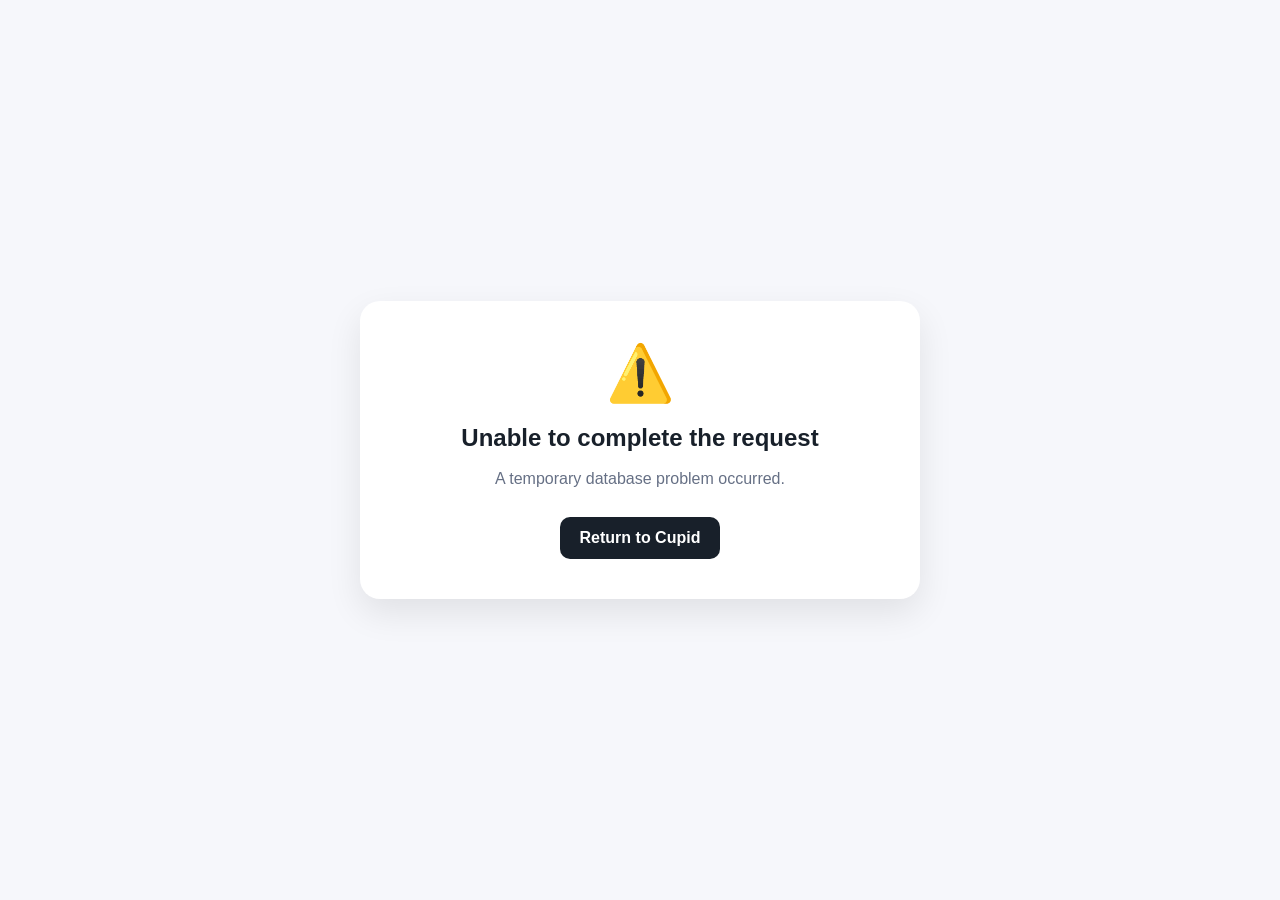
<file: src/main/resources/templates/error/database-error.html>
<!DOCTYPE html>
<html lang="en" xmlns:th="http://www.thymeleaf.org">
<head>
    <meta charset="UTF-8">

    <meta
        name="viewport"
        content="width=device-width, initial-scale=1"
    >

    <title>Database Error | Cupid Matching</title>

    <style>
        * {
            box-sizing: border-box;
        }

        body {
            margin: 0;
            font-family: Arial, sans-serif;
            background: #f6f7fb;
            color: #18202a;
        }

        main {
            display: flex;
            align-items: center;
            justify-content: center;
            min-height: 100vh;
            padding: 24px;
        }

        .error-card {
            width: 100%;
            max-width: 560px;
            padding: 40px;
            background: white;
            border-radius: 20px;
            box-shadow:
                0 14px 35px rgba(0, 0, 0, 0.09);
            text-align: center;
        }

        .error-icon {
            margin-bottom: 18px;
            font-size: 55px;
        }

        h1 {
            margin: 0 0 14px;
        }

        p {
            margin: 0;
            color: #667085;
            line-height: 1.6;
        }

        .home-button {
            display: inline-block;
            margin-top: 25px;
            padding: 12px 20px;
            border-radius: 10px;
            background: #18202a;
            color: white;
            text-decoration: none;
            font-weight: 700;
        }

        .home-button:hover {
            background: #344054;
        }
    </style>
    <link rel="stylesheet" th:href="@{/css/cupid.css}">
</head>

<body class="error-page">
<main>
    <section class="error-card">
        <div class="error-icon">⚠️</div>

        <h1 th:text="${errorTitle}">
            Unable to complete the request
        </h1>

        <p th:text="${errorMessage}">
            A temporary database problem occurred.
        </p>

        <a class="home-button" th:href="@{/}">
            Return to Cupid
        </a>
    </section>
</main>
</body>
</html>
</file>
